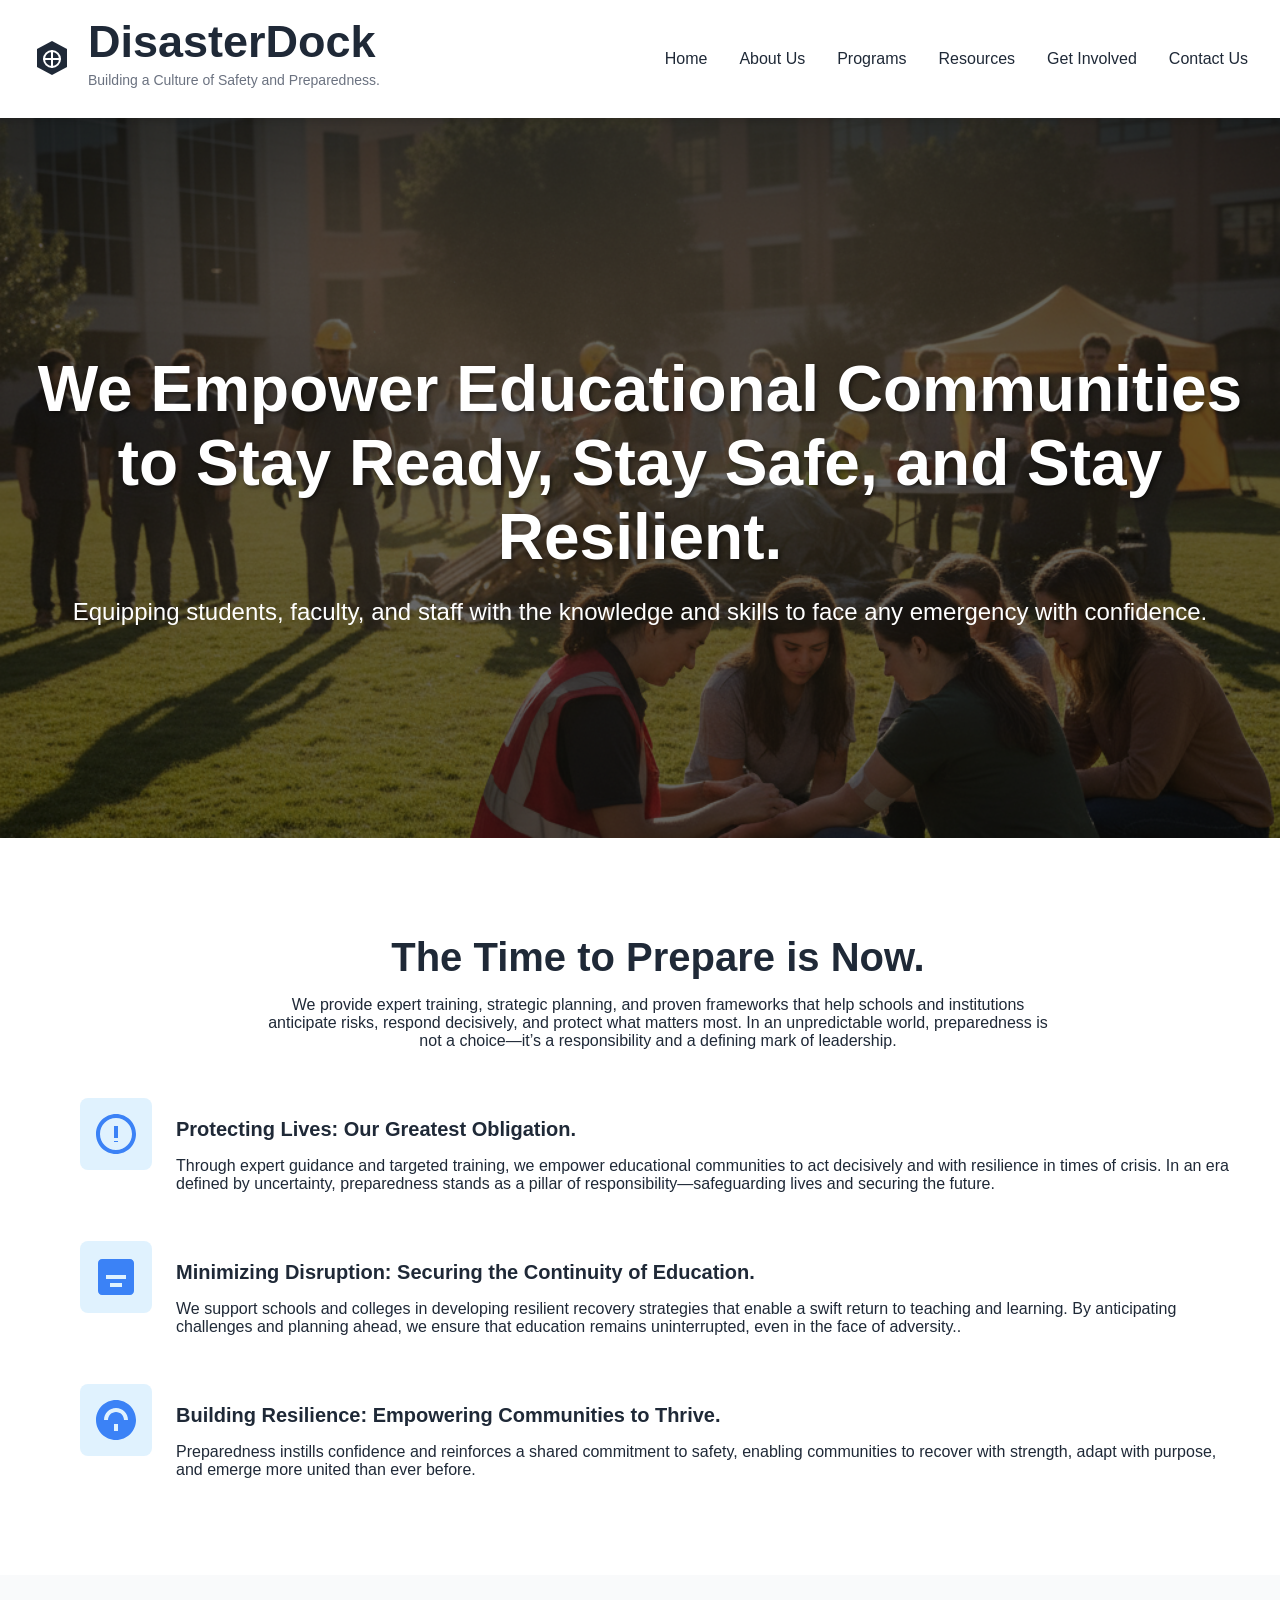
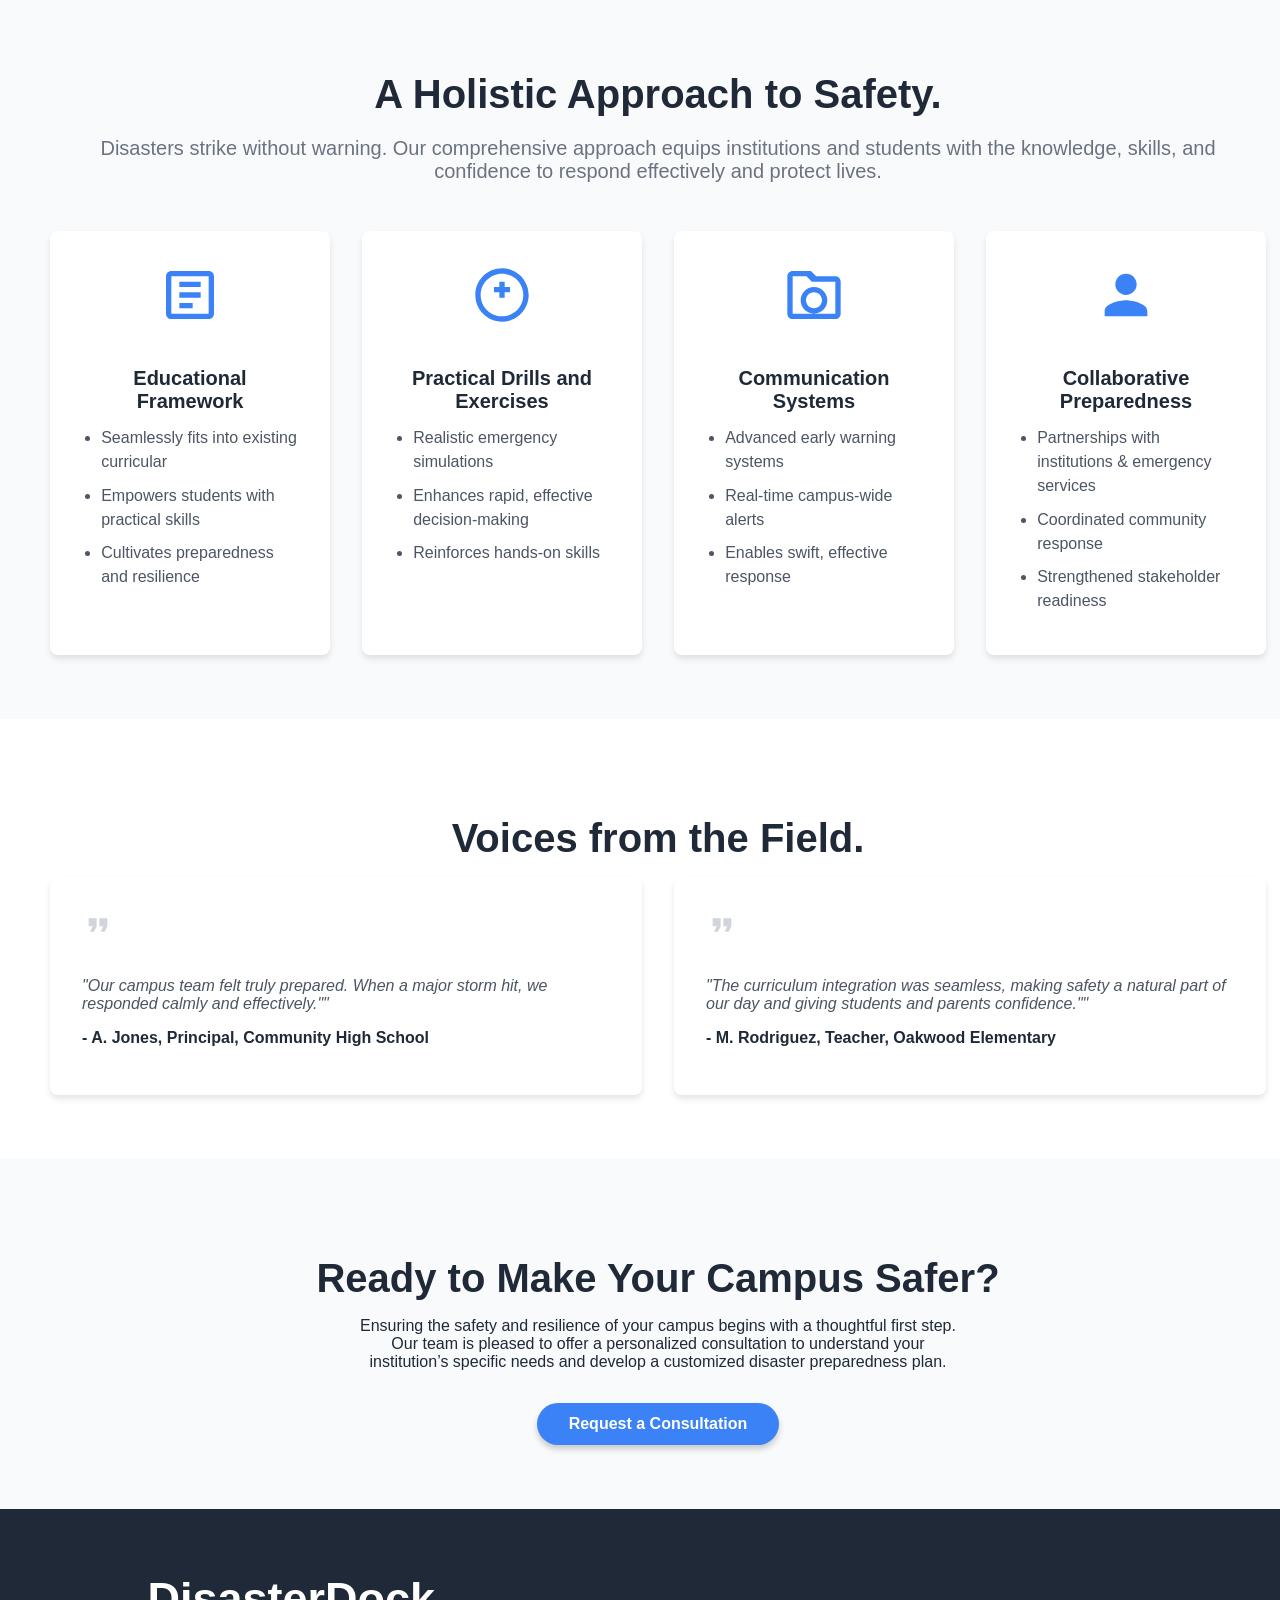
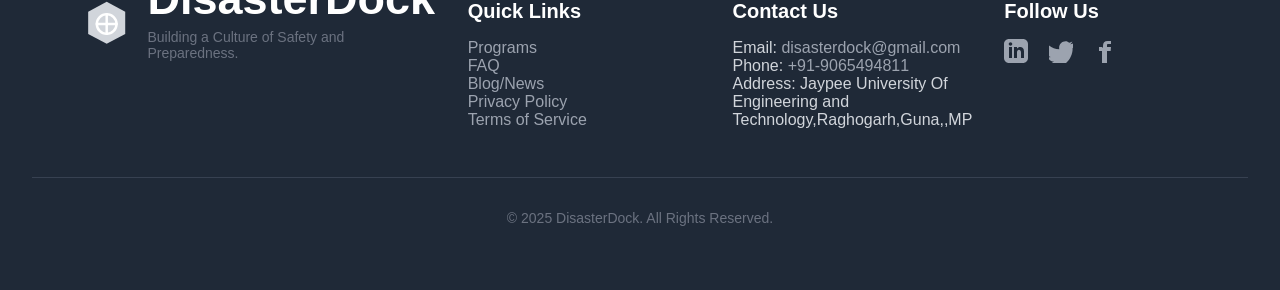
<file: index.html>
<!DOCTYPE html>
<html lang="en">
    <head>
        <meta charset="UTF-8">
        <meta name="viewport" content="width=device-width, initial-scale=1.0">
        <title>DisasterDock</title>
        <link rel="stylesheet" href="style.css">
    </head>
    <body>

    <header class="header">
        <div class="header-inner">
            <div class="logo-container">
                <svg class="logo" viewBox="0 0 40 40" xmlns="http://www.w3.org/2000/svg">
                    <path d="M20 2L5 10v18l15 8 15-8V10L20 2z" fill="currentColor" />
                    <circle cx="20" cy="20" r="8" stroke="#fff" stroke-width="2" fill="none" />
                    <path d="M20 12v16M12 20h16" stroke="#fff" stroke-width="2" stroke-linecap="round" />
                </svg>
                <div class="site-info">
                    <h1 class="site-name">DisasterDock</h1>
                    <p class="tagline">Building a Culture of Safety and Preparedness.</p>
                </div>
            </div>

            <button class="menu-toggle" aria-expanded="false" aria-controls="main-navigation">
                <span class="hamburger-icon"></span>
            </button>
        </div>

        <div class="main-navigation" id="main-navigation">
            <nav class="navigation">
                <ul class="nav-list">
                    <li class="nav-item">
                        <a href="index.html" class="nav-link">Home</a>
                    </li>
                    <li class="nav-item has-dropdown">
                        <a href="#" class="nav-link" aria-expanded="false" aria-controls="about-menu">About Us</a>
                        <ul id="about-menu" class="dropdown-menu">
                            <li class="dropdown-item"><a href="mission.html">Mission</a></li>
                            <li class="dropdown-item"><a href="vision.html">Vision</a></li>
                            <li class="dropdown-item"><a href="team.html">Team</a></li>
                        </ul>
                    </li>
                    <li class="nav-item has-dropdown">
                        <a href="#" class="nav-link" aria-expanded="false" aria-controls="programs-menu">Programs</a>
                        <ul id="programs-menu" class="dropdown-menu">
                            <li class="dropdown-item"><a href="curriculum.html">Curriculum</a></li>
                            <li class="dropdown-item"><a href="drills.html">Drills</a></li>
                            <li class="dropdown-item"><a href="training.html">Training</a></li>
                            <li class="dropdown-item"><a href="quiz.html">Quiz</a></li>
                            <li class="dropdown-item"><a href="games.html">Game</a></li>
                        </ul>
                    </li>
                    <li class="nav-item has-dropdown">
                        <a href="#" class="nav-link" aria-expanded="false" aria-controls="resources-menu">Resources</a>
                        <ul id="resources-menu" class="dropdown-menu">
                            <li class="dropdown-item"><a href="guides.html">Guides</a></li>
                            <li class="dropdown-item"><a href="checklist.html">Checklists</a></li>
                            <li class="dropdown-item"><a href="links.html">Links</a></li>
                        </ul>
                    </li>
                    <li class="nav-item">
                        <a href="getinvolved.html" class="nav-link">Get Involved</a>
                    </li>
                    <li class="nav-item">
                        <a href="contact.html" class="nav-link">Contact Us</a>
                    </li>
                </ul>
            </nav>
        </div>
    </header>

    <section class="hero-section">
    <div class="slideshow-container">
        <div class="slide" style="background-image: url('SIHbackground_image_1.png');"></div>
        <div class="slide" style="background-image: url('Slide1.jpg');"></div>
        <div class="slide" style="background-image: url('slide2.jpg');"></div>
        <div class="slide" style="background-image: url('slide3.jpg');"></div>
        <div class="slide" style="background-image: url('slide4.jpg');"></div>
        <div class="slide" style="background-image: url('slide5.jpg');"></div>
    </div>
    <div class="hero-overlay"></div>
    <div class="hero-content">
        <h2 class="hero-heading">We Empower Educational Communities to Stay Ready, Stay Safe, and Stay Resilient.</h2>
        <p class="hero-subheading">Equipping students, faculty, and staff with the knowledge and skills to face any emergency with confidence.</p>
    </div>
</section>

    <section class="section">
        <div class="container">
            <h2 class="section-heading">The Time to Prepare is Now.</h2>
            <p style="text-align: center; max-width: 800px; margin: 0 auto 3rem;">
                We provide expert training, strategic planning, and proven frameworks that help schools and institutions anticipate risks, respond decisively, and protect what matters most. In an unpredictable world, preparedness is not a choice—it’s a responsibility and a defining mark of leadership.
            </p>
            <ul class="points-list">
                <li class="point-item">
                    <svg class="point-icon" xmlns="http://www.w3.org/2000/svg" viewBox="0 0 24 24"><path d="M12 2C6.48 2 2 6.48 2 12s4.48 10 10 10 10-4.48 10-10S17.52 2 12 2zm0 18c-4.41 0-8-3.59-8-8s3.59-8 8-8 8 3.59 8 8-3.59 8-8 8zm-1-4.5h2V16h-2v-2.5zm0-7.5h2v6h-2V8z"/></svg>
                    <div class="point-content">
                        <h3 class="point-title">Protecting Lives: Our Greatest Obligation.</h3>
                        <p>Through expert guidance and targeted training, we empower educational communities to act decisively and with resilience in times of crisis. In an era defined by uncertainty, preparedness stands as a pillar of responsibility—safeguarding lives and securing the future.</p>
                    </div>
                </li>
                <li class="point-item">
                    <svg class="point-icon" xmlns="http://www.w3.org/2000/svg" viewBox="0 0 24 24"><path d="M19 3H5c-1.1 0-2 .9-2 2v14c0 1.1.9 2 2 2h14c1.1 0 2-.9 2-2V5c0-1.1-.9-2-2-2zm-2 10H7v-2h10v2zm-2 4H9v-2h6v2z"/></svg>
                    <div class="point-content">
                        <h3 class="point-title">Minimizing Disruption: Securing the Continuity of Education.</h3>
                        <p>We support schools and colleges in developing resilient recovery strategies that enable a swift return to teaching and learning. By anticipating challenges and planning ahead, we ensure that education remains uninterrupted, even in the face of adversity..</p>
                    </div>
                </li>
                <li class="point-item">
                    <svg class="point-icon" xmlns="http://www.w3.org/2000/svg" viewBox="0 0 24 24"><path d="M12 2C6.48 2 2 6.48 2 12s4.48 10 10 10 10-4.48 10-10S17.52 2 12 2zm-1 15.5V14h2v3.5h-2zm1-9.5c-2.21 0-4 1.79-4 4h-2c0-3.31 2.69-6 6-6s6 2.69 6 6h-2c0-2.21-1.79-4-4-4z"/></svg>
                    <div class="point-content">
                        <h3 class="point-title">Building Resilience: Empowering Communities to Thrive.</h3>
                        <p>Preparedness instills confidence and reinforces a shared commitment to safety, enabling communities to recover with strength, adapt with purpose, and emerge more united than ever before.</p>
                    </div>
                </li>
            </ul>
        </div>
    </section>

    <section class="section">
        <div class="container">
            <h2 class="section-heading">A Holistic Approach to Safety.</h2>
            <p class="section-subheading">Disasters strike without warning. Our comprehensive approach equips institutions and students with the knowledge, skills, and confidence to respond effectively and protect lives.</p>
            <div class="program-grid">
                <div class="program-card">
                        <svg class="program-icon" xmlns="http://www.w3.org/2000/svg" viewBox="0 0 24 24">
                        <path d="M21 5c0-1.1-.9-2-2-2H5c-1.1 0-2 .9-2 
                                2v14c0 1.1.9 2 2 2h14c1.1 0 
                             2-.9 2-2V5zm-2 14H5V5h14v14zM8 7h8v2H8zm0 
                                4h8v2H8zm0 4h5v2H8z"/>
                                </svg>
                                <h3 class="program-title">Educational Framework</h3>
                                <ul class="program-content">
                                    <li>Seamlessly fits into existing curricular</li>
                                    <li>Empowers students with practical skills</li>
                                    <li>Cultivates preparedness and resilience</li>
                                </ul>
                </div>

                <div class="program-card">
                    <svg class="program-icon" xmlns="http://www.w3.org/2000/svg" viewBox="0 0 24 24"><path d="M12 2c-5.52 0-10 4.48-10 10s4.48 10 10 10 10-4.48 10-10-4.48-10-10-10zm0 18c-4.41 0-8-3.59-8-8s3.59-8 8-8 8 3.59 8 8-3.59 8-8 8zM15 9h-2V7h-2v2H9v2h2v2h2v-2h2V9z"/></svg>
                    <h3 class="program-title">Practical Drills and Exercises</h3>
                    <ul class="program-content">
                                    <li>Realistic emergency simulations</li>
                                    <li>Enhances rapid, effective decision-making</li>
                                    <li>Reinforces hands-on skills</li>
                                </ul>
                </div>
                <div class="program-card">
                    <svg class="program-icon" xmlns="http://www.w3.org/2000/svg" viewBox="0 0 24 24"><path d="M20 5h-7.17l-2-2H4c-1.1 0-1.99.9-1.99 2L2 19c0 1.1.9 2 2 2h16c1.1 0 2-.9 2-2V7c0-1.1-.9-2-2-2zm0 14H4V5h5.17l2 2H20v12zM12 11c-1.66 0-3 1.34-3 3s1.34 3 3 3 3-1.34 3-3-1.34-3-3-3zM12 9c2.76 0 5 2.24 5 5s-2.24 5-5 5-5-2.24-5-5 2.24-5 5-5z"/></svg>
                    <h3 class="program-title">Communication Systems</h3>
                    <ul class="program-content">
                                    <li>Advanced early warning systems</li>
                                    <li>Real-time campus-wide alerts</li>
                                    <li>Enables swift, effective response</li>
                    </ul>
                </div>
                <div class="program-card">
                    <svg class="program-icon" xmlns="http://www.w3.org/2000/svg" viewBox="0 0 24 24"><path d="M12 12c2.21 0 4-1.79 4-4s-1.79-4-4-4-4 1.79-4 4 1.79 4 4 4zm0 2c-2.67 0-8 1.34-8 4v2h16v-2c0-2.66-5.33-4-8-4z"/></svg>
                    <h3 class="program-title">Collaborative Preparedness</h3>
                    <ul class="program-content">
                                    <li>Partnerships with institutions & emergency services</li>
                                    <li>Coordinated community response</li>
                                    <li>Strengthened stakeholder readiness</li>
                    </ul>
                </div>
            </div>
        </div>
    </section>

    <section class="section">
        <div class="container">
            <h2 class="section-heading">Voices from the Field.</h2>
            <div class="testimonial-grid">
                <div class="testimonial-card">
                    <svg class="quote-icon" xmlns="http://www.w3.org/2000/svg" viewBox="0 0 24 24"><path d="M6 17h3l2-4V7H5v6h3zm8 0h3l2-4V7h-6v6h3z"/></svg>
                    <p class="testimonial-text">"Our campus team felt truly prepared. When a major storm hit, we responded calmly and effectively.""</p>
                    <p class="testimonial-author">- A. Jones, Principal, Community High School</p>
                </div>
                <div class="testimonial-card">
                    <svg class="quote-icon" xmlns="http://www.w3.org/2000/svg" viewBox="0 0 24 24"><path d="M6 17h3l2-4V7H5v6h3zm8 0h3l2-4V7h-6v6h3z"/></svg>
                    <p class="testimonial-text">"The curriculum integration was seamless, making safety a natural part of our day and giving students and parents confidence.""</p>
                    <p class="testimonial-author">- M. Rodriguez, Teacher, Oakwood Elementary</p>
                </div>
            </div>
        </div>
    </section>

    <section class="section final-cta-section">
        <div class="container">
            <h2 class="section-heading">Ready to Make Your Campus Safer?</h2>
            <p style="max-width: 600px; margin: 0 auto 2rem;">
                Ensuring the safety and resilience of your campus begins with a thoughtful first step. Our team is pleased to offer a personalized consultation to understand your institution’s specific needs and develop a customized disaster preparedness plan.
            </p>
            <a href="request.html" class="cta-button">Request a Consultation</a>
        </div>
    </section>

    <footer class="footer">
        <div class="container">
            <div class="footer-section">
                <div class="footer-logo-container">
                    <svg class="footer-logo" viewBox="0 0 40 40" xmlns="http://www.w3.org/2000/svg">
                        <path d="M20 2L5 10v18l15 8 15-8V10L20 2z" fill="currentColor" />
                        <circle cx="20" cy="20" r="8" stroke="#fff" stroke-width="2" fill="none" />
                        <path d="M20 12v16M12 20h16" stroke="#fff" stroke-width="2" stroke-linecap="round" />
                    </svg>
                    <div class="site-info">
                        <h1 class="site-name">DisasterDock</h1>
                        <p class="tagline">Building a Culture of Safety and Preparedness.</p>
                    </div>
                </div>
            </div>

            <div class="footer-section">
                <h4>Quick Links</h4>
                <ul class="footer-link-list">
                    <li><a href="#">Programs</a></li>
                    <li><a href="#">FAQ</a></li>
                    <li><a href="#">Blog/News</a></li>
                    <li><a href="#">Privacy Policy</a></li>
                    <li><a href="#">Terms of Service</a></li>
                </ul>
            </div>

            <div class="footer-section">
                <h4>Contact Us</h4>
                <ul class="footer-link-list">
                    <li>Email: <a href="mailto:disasterdock@gmail.com">disasterdock@gmail.com</a></li>
                    <li>Phone: <a href="tel:+919065494811">+91-9065494811</a></li>
                    <li>Address: Jaypee University Of Engineering and Technology,Raghogarh,Guna,,MP</li>
                </ul>
            </div>

            <div class="footer-section">
                <h4>Follow Us</h4>
                <div class="social-icons">
                    <a href="https://linkedin.com" target="_blank" aria-label="LinkedIn">
                        <svg width="24" height="24" viewBox="0 0 24 24" xmlns="http://www.w3.org/2000/svg"><path d="M19 0h-14c-2.761 0-5 2.239-5 5v14c0 2.761 2.239 5 5 5h14c2.761 0 5-2.239 5-5v-14c0-2.761-2.239-5-5-5zm-11 19h-3v-11h3v11zm-1.5-12.268c-.966 0-1.75-.79-1.75-1.763s.784-1.763 1.75-1.763 1.75.79 1.75 1.763-.783 1.763-1.75 1.763zm13.5 12.268h-3v-5.604c0-3.368-4-3.568-4 0v5.604h-3v-11h3v1.765c1.396-2.586 7-2.777 7 2.476v6.759z"/></svg>
                    </a>
                    <a href="https://twitter.com" target="_blank" aria-label="Twitter">
                        <svg width="24" height="24" viewBox="0 0 24 24" xmlns="http://www.w3.org/2000/svg"><path d="M24 4.557c-.883.392-1.832.656-2.828.775 1.017-.609 1.795-1.574 2.16-2.724-.951.564-2.005.974-3.127 1.195-.898-.957-2.175-1.55-3.593-1.55-3.585 0-6.495 2.91-6.495 6.495 0 .509.057 1.004.168 1.48-5.408-.271-10.187-2.868-13.4-6.818-.562.969-.884 2.09-.884 3.292 0 2.251 1.144 4.246 2.88 5.414-.84-.025-1.638-.258-2.328-.642v.08c0 3.159 2.246 5.797 5.223 6.402-.547.149-1.12.23-1.708.23-.417 0-.82-.04-1.215-.119.828 2.585 3.235 4.475 6.088 4.528-2.228 1.745-5.045 2.784-8.09 2.784-.525 0-1.04-.031-1.549-.09 2.868 1.834 6.275 2.91 9.92 2.91 11.916 0 18.397-9.878 18.397-18.397 0-.28-.008-.562-.02-.845.811-.585 1.517-1.319 2.079-2.155z"/></svg>
                    </a>
                    <a href="https://facebook.com" target="_blank" aria-label="Facebook">
                        <svg width="24" height="24" viewBox="0 0 24 24" xmlns="http://www.w3.org/2000/svg"><path d="M9 8h-3v4h3v12h5v-12h3.642l.358-4h-4v-1.667c0-.958.158-1.333 1.535-1.333h2.465v-3h-3.327c-3.266 0-4.673 1.758-4.673 4.629v2.371z"/></svg>
                    </a>
                </div>
            </div>
        </div>
        <div class="copyright">
            © 2025 DisasterDock. All Rights Reserved.
        </div>
    </footer>
    <script>
        document.addEventListener('DOMContentLoaded', () => {
            // Dropdown toggle for mobile
            const dropdownTogglers = document.querySelectorAll('.nav-item.has-dropdown > .nav-link');

            dropdownTogglers.forEach(toggler => {
                toggler.addEventListener('click', (event) => {
                    // Prevent the default link behavior to avoid navigating
                    event.preventDefault();

                    // Toggle the 'is-active' class on the parent list item
                    const parentItem = toggler.closest('.nav-item');
                    parentItem.classList.toggle('is-active');

                    // Set the ARIA attribute for accessibility
                    const isExpanded = parentItem.classList.contains('is-active');
                    toggler.setAttribute('aria-expanded', isExpanded);
                });
            });

            // Hamburger menu functionality
            const menuToggle = document.querySelector('.menu-toggle');
            const mainNavigation = document.getElementById('main-navigation');

            menuToggle.addEventListener('click', () => {
                const isExpanded = menuToggle.getAttribute('aria-expanded') === 'true' || false;
                menuToggle.setAttribute('aria-expanded', !isExpanded);
                mainNavigation.classList.toggle('is-open');
            });
        });
    </script>
<script>
    document.addEventListener('DOMContentLoaded', () => {
        // ... (your existing scripts) ...

        // Slideshow functionality
        const slides = document.querySelectorAll('.slide');
        let currentSlide = 0;
        const slideInterval = 2000; // Change image every 5 seconds

        function nextSlide() {
            slides[currentSlide].classList.remove('active');
            currentSlide = (currentSlide + 1) % slides.length;
            slides[currentSlide].classList.add('active');
        }

        // Initially show the first slide
        slides[currentSlide].classList.add('active');

        // Start the slideshow
        setInterval(nextSlide, slideInterval);
    });
</script>
    <script src="server.js"></script>
</body>
</html>
</file>
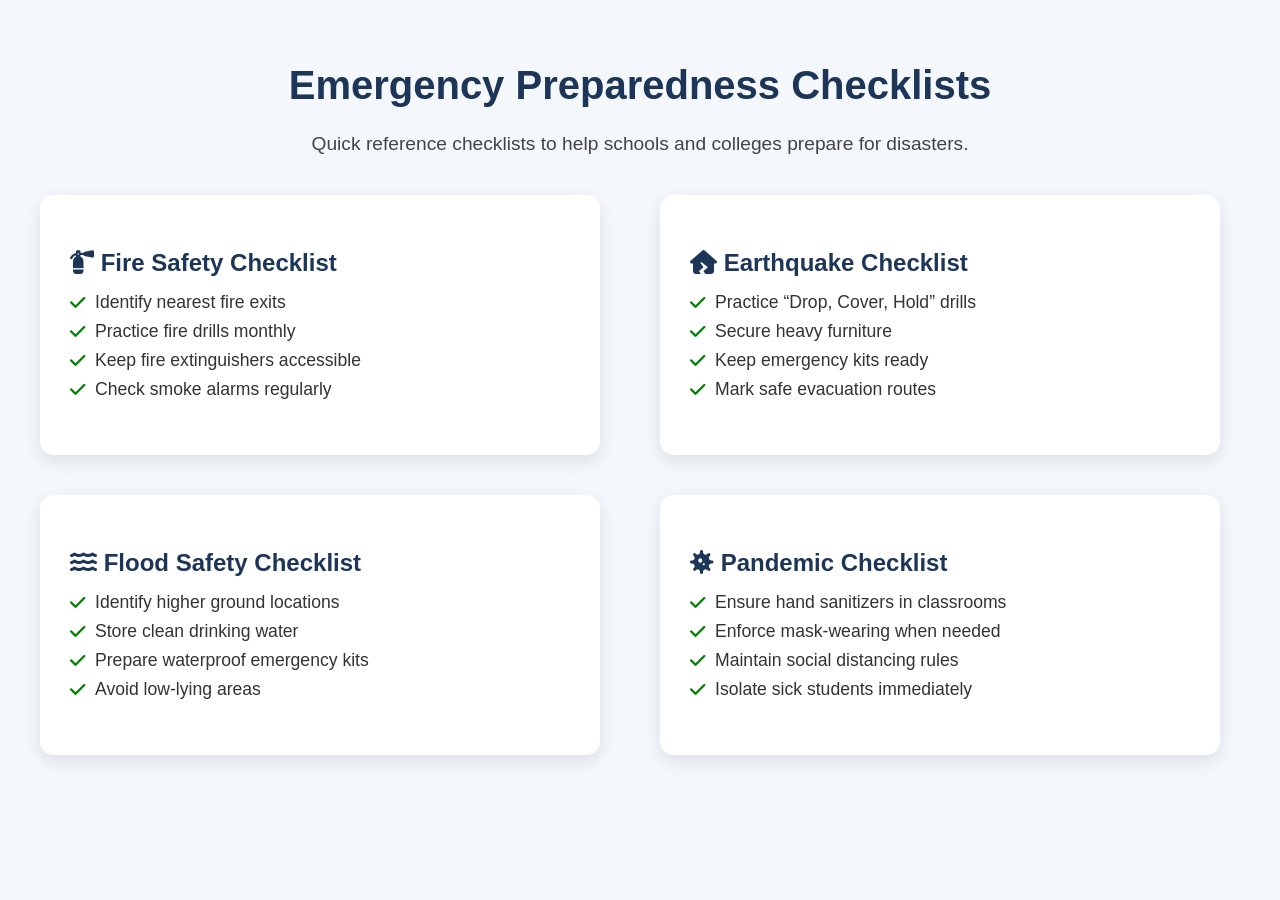
<file: checklist.html>
<!DOCTYPE html>
<html lang="en">
<head>
  <meta charset="UTF-8">
  <meta name="viewport" content="width=device-width, initial-scale=1.0">
  <title>Checklist Section</title>
  <link rel="stylesheet" href="https://cdnjs.cloudflare.com/ajax/libs/font-awesome/6.5.0/css/all.min.css">
  <style>
    :root {
      --bg: #f4f7fb;
      --card: #ffffff;
      --accent: #1d3557;
      --accent-hover: #457b9d;
      --text: #1a1a1a;
    }

    body {
      margin: 0;
      font-family: Arial, sans-serif;
      background: var(--bg);
      color: var(--text);
    }

    .checklist-section {
      padding: 30px 20px;
      text-align: center;
    }

    .checklist-section h2 {
      font-size: 2.5rem;
      margin-bottom: 25px;
      color: var(--accent);
    }

    .checklist-section p {
      font-size: 1.2rem;
      margin-bottom: 40px;
      color: #444;
    }

    .checklist-grid {
      display: grid;
      grid-template-columns: repeat(2, 1fr);
      gap: 40px;
      max-width: 1200px;
      margin: auto;
    }

    .checklist-card {
      width: 500px;
      min-height: 200px;
      background: var(--card);
      border-radius: 14px;
      padding: 30px;
      box-shadow: 0 6px 18px rgba(0,0,0,0.1);
      text-align: left;
      transition: transform 0.3s, box-shadow 0.3s;
    }

    .checklist-card:hover {
      transform: translateY(-8px);
      box-shadow: 0 10px 22px rgba(0,0,0,0.15);
    }

    .checklist-card h3 {
      color: var(--accent);
      margin-bottom: 15px;
      font-size: 1.5rem;
    }

    .checklist-card ul {
      list-style: none;
      padding: 0;
      margin: 0;
    }

    .checklist-card ul li {
      font-size: 1.1rem;
      margin: 8px 0;
      color: #333;
      display: flex;
      align-items: center;
    }

    .checklist-card ul li i {
      color: green;
      margin-right: 10px;
    }

    /* Responsive */
    @media (max-width: 1100px) {
      .checklist-grid {
        grid-template-columns: 1fr;
      }
      .checklist-card {
        margin-left: 5px;
        width: 80%;
      }
    }
  </style>
</head>
<body>

  <section class="checklist-section">
    <h2>Emergency Preparedness Checklists</h2>
    <p>Quick reference checklists to help schools and colleges prepare for disasters.</p>
    
    <div class="checklist-grid">
      <div class="checklist-card">
        <h3><i class="fas fa-fire-extinguisher"></i> Fire Safety Checklist</h3>
        <ul>
          <li><i class="fas fa-check"></i> Identify nearest fire exits</li>
          <li><i class="fas fa-check"></i> Practice fire drills monthly</li>
          <li><i class="fas fa-check"></i> Keep fire extinguishers accessible</li>
          <li><i class="fas fa-check"></i> Check smoke alarms regularly</li>
        </ul>
      </div>
      <div class="checklist-card">
        <h3><i class="fas fa-house-crack"></i> Earthquake Checklist</h3>
        <ul>
          <li><i class="fas fa-check"></i> Practice “Drop, Cover, Hold” drills</li>
          <li><i class="fas fa-check"></i> Secure heavy furniture</li>
          <li><i class="fas fa-check"></i> Keep emergency kits ready</li>
          <li><i class="fas fa-check"></i> Mark safe evacuation routes</li>
        </ul>
      </div>
      <div class="checklist-card">
        <h3><i class="fas fa-water"></i> Flood Safety Checklist</h3>
        <ul>
          <li><i class="fas fa-check"></i> Identify higher ground locations</li>
          <li><i class="fas fa-check"></i> Store clean drinking water</li>
          <li><i class="fas fa-check"></i> Prepare waterproof emergency kits</li>
          <li><i class="fas fa-check"></i> Avoid low-lying areas</li>
        </ul>
      </div>
      <div class="checklist-card">
        <h3><i class="fas fa-virus"></i> Pandemic Checklist</h3>
        <ul>
          <li><i class="fas fa-check"></i> Ensure hand sanitizers in classrooms</li>
          <li><i class="fas fa-check"></i> Enforce mask-wearing when needed</li>
          <li><i class="fas fa-check"></i> Maintain social distancing rules</li>
          <li><i class="fas fa-check"></i> Isolate sick students immediately</li>
        </ul>
      </div>
    </div>
  </section>

</body>
</html>
</file>
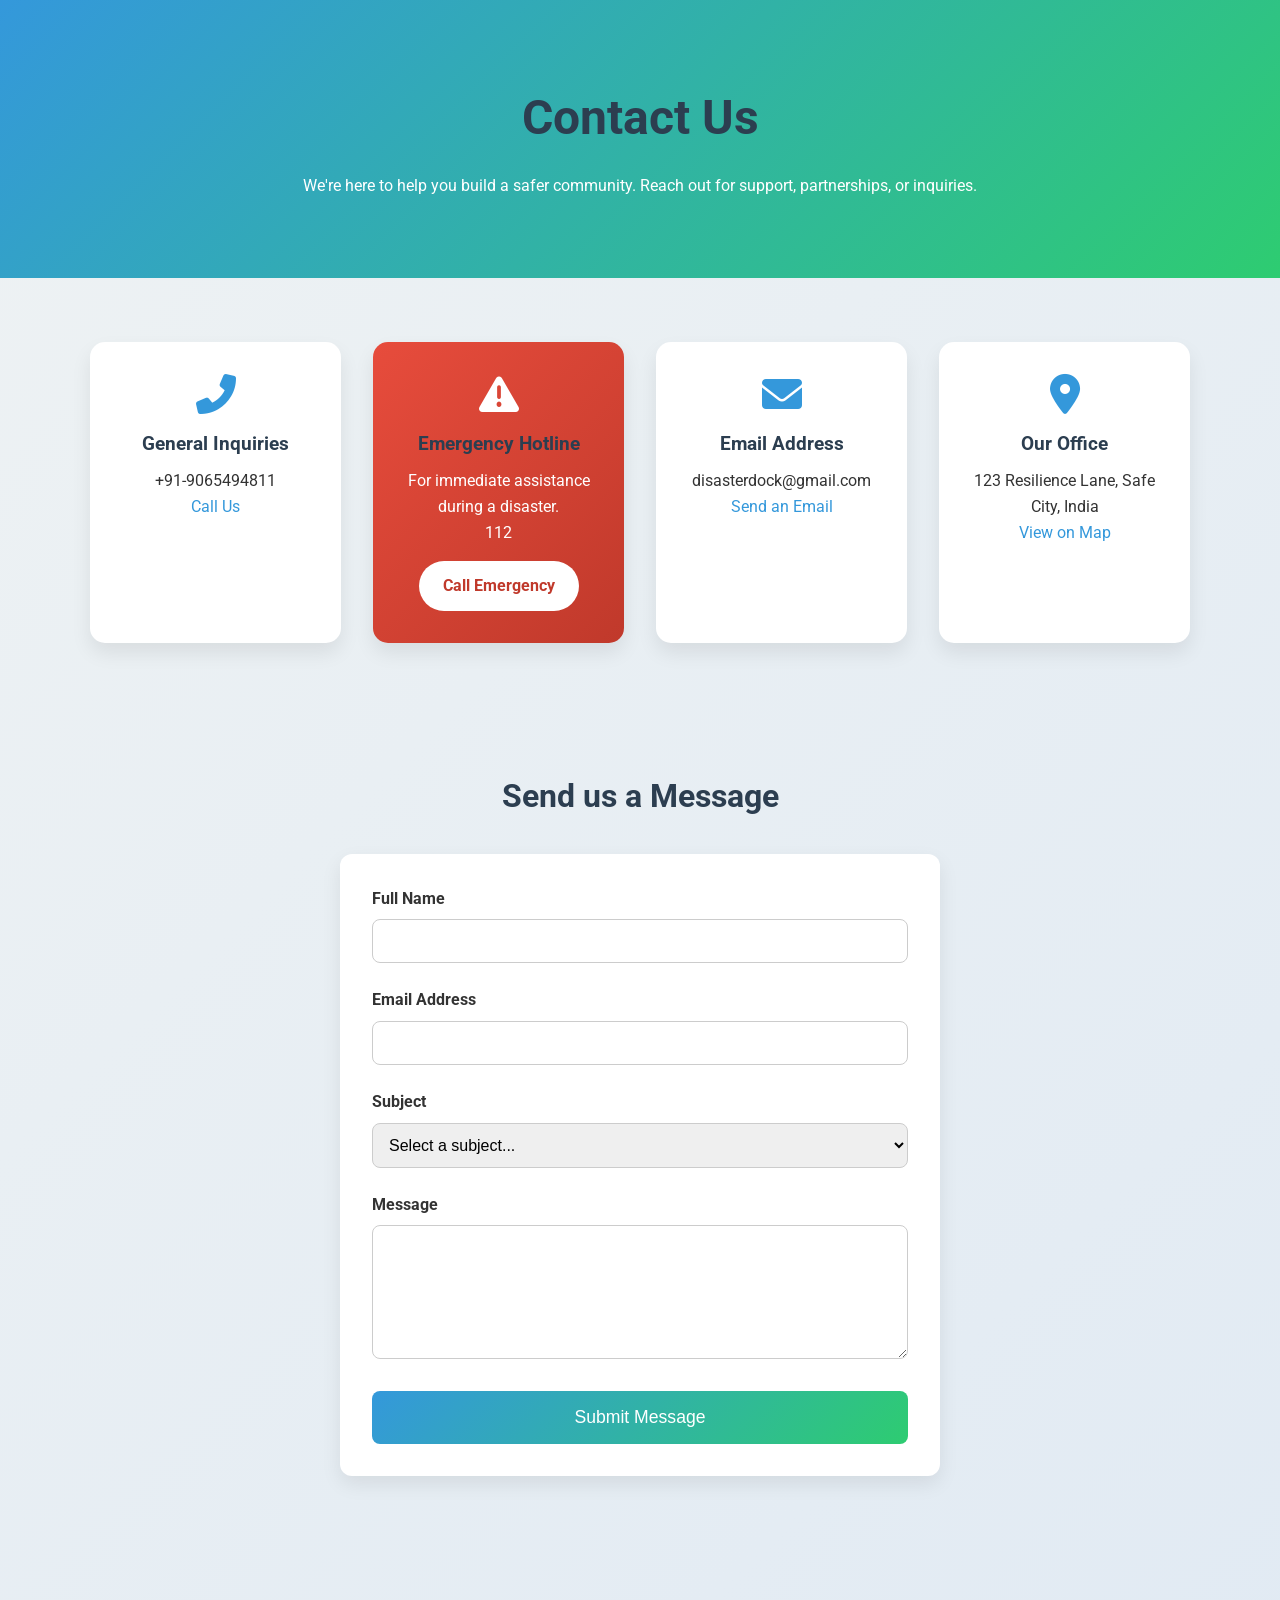
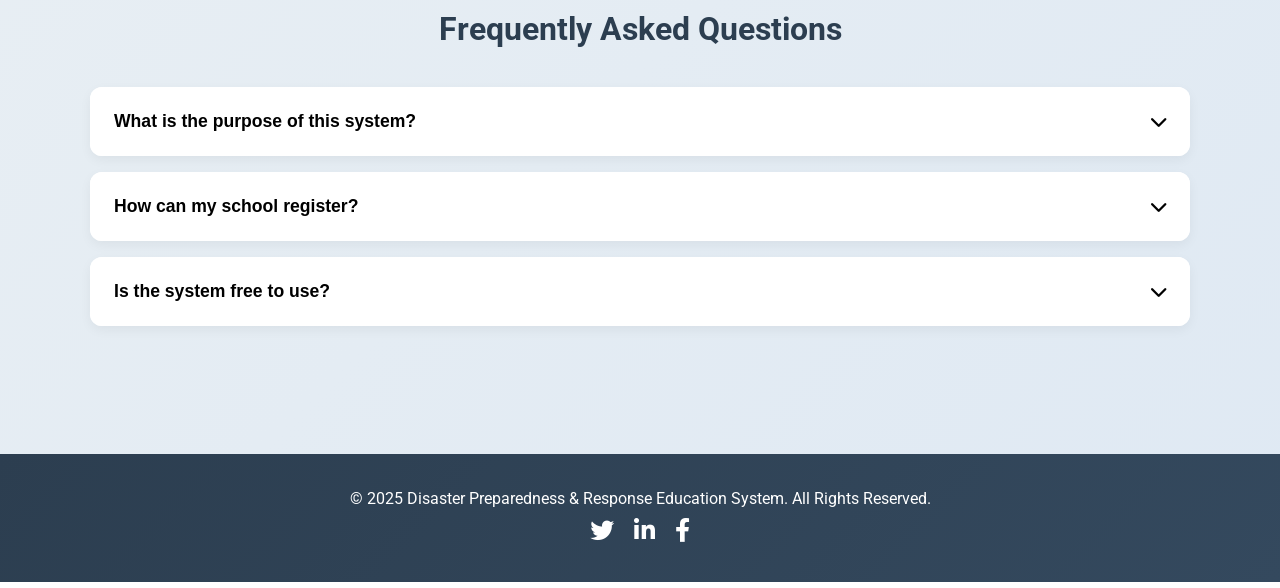
<file: contact.html>
<!DOCTYPE html>
<html lang="en">
<head>
  <meta charset="UTF-8">
  <meta name="viewport" content="width=device-width, initial-scale=1.0">
  <title>Contact Us - Disaster Preparedness Education System</title>
  <link href="https://fonts.googleapis.com/css2?family=Roboto:wght@400;700&display=swap" rel="stylesheet">
  <link rel="stylesheet" href="https://cdnjs.cloudflare.com/ajax/libs/font-awesome/6.0.0-beta3/css/all.min.css">
  <style>
    /* Reset & Base Styles */
    * { box-sizing: border-box; margin: 0; padding: 0; }
    body {
      font-family: 'Roboto', sans-serif;
      line-height: 1.6;
      color: #333;
      background: linear-gradient(135deg, #eef2f3, #dfe9f3);
    }
    .container { width: 90%; max-width: 1100px; margin: auto; }
    h1, h2, h3 { font-weight: 700; color: #2c3e50; margin-bottom: 0.5em; }
    a { color: #3498db; text-decoration: none; transition: 0.3s; }
    a:hover { color: #1d6fa5; }

    /* Hero Section */
    .contact-hero {
      background: linear-gradient(135deg, #3498db, #2ecc71);
      color: #fff;
      text-align: center;
      padding: 5rem 1rem;
      animation: fadeIn 1s ease-in-out;
    }
    .contact-hero h2 { font-size: 3rem; margin-bottom: 1rem; }

    /* Contact Info Cards */
    .contact-info { padding: 4rem 0; }
    .grid-container {
      display: grid;
      grid-template-columns: repeat(auto-fit, minmax(250px, 1fr));
      gap: 2rem;
    }
    .card {
      background: #fff;
      border-radius: 15px;
      box-shadow: 0 10px 20px rgba(0,0,0,0.08);
      padding: 2rem;
      text-align: center;
      transition: transform 0.3s, box-shadow 0.3s;
    }
    .card:hover { transform: translateY(-10px); box-shadow: 0 15px 30px rgba(0,0,0,0.12); }
    .card .icon { font-size: 2.5rem; margin-bottom: 1rem; color: #3498db; }
    .card h3 { margin-bottom: 0.5rem; }
    .card.emergency { background: linear-gradient(135deg, #e74c3c, #c0392b); color: #fff; }
    .card.emergency .icon, .card.emergency a { color: #fff; }
    .cta-button {
      display: inline-block;
      background: #fff;
      color: #c0392b !important;
      padding: 0.75rem 1.5rem;
      border-radius: 30px;
      margin-top: 1rem;
      font-weight: bold;
      transition: 0.3s;
    }
    .cta-button:hover { background: #f5f5f5; }

    /* Contact Form */
    .contact-form-section { padding: 4rem 0; }
    .contact-form-section h3 { text-align: center; margin-bottom: 2rem; font-size: 2rem; }
    form {
      max-width: 600px;
      margin: auto;
      background: #fff;
      padding: 2rem;
      border-radius: 12px;
      box-shadow: 0 8px 20px rgba(0,0,0,0.08);
      animation: fadeInUp 1s ease;
    }
    .form-group { margin-bottom: 1.5rem; }
    .form-group label { display: block; margin-bottom: 0.5rem; font-weight: 700; }
    .form-group input, .form-group select, .form-group textarea {
      width: 100%; padding: 0.75rem; border: 1px solid #ccc; border-radius: 8px;
      font-size: 1rem; transition: 0.3s; outline: none;
    }
    .form-group input:focus, .form-group select:focus, .form-group textarea:focus {
      border-color: #3498db; box-shadow: 0 0 6px rgba(52,152,219,0.4);
    }
    button[type="submit"] {
      width: 100%; padding: 1rem; font-size: 1.1rem;
      background: linear-gradient(135deg, #3498db, #2ecc71);
      color: #fff; border: none; border-radius: 8px; cursor: pointer;
      transition: 0.3s;
    }
    button[type="submit"]:hover { background: linear-gradient(135deg, #2980b9, #27ae60); }
    #form-message { margin-top: 1rem; padding: 1rem; border-radius: 8px; text-align: center; display: none; }

    /* FAQ Section */
    .faq-section { padding: 4rem 0; }
    .faq-section h3 { text-align: center; margin-bottom: 2rem; font-size: 2rem; }
    .accordion-item {
      background: #fff; border-radius: 12px; margin-bottom: 1rem;
      box-shadow: 0 4px 12px rgba(0,0,0,0.05);
      overflow: hidden; transition: 0.3s;
    }
    .accordion-button {
      width: 100%; padding: 1.5rem; font-size: 1.1rem;
      font-weight: 700; background: #fff; border: none; cursor: pointer;
      display: flex; justify-content: space-between; align-items: center;
    }
    .accordion-button i { transition: transform 0.3s; }
    .accordion-item.active .accordion-button i { transform: rotate(180deg); }
    .accordion-content { max-height: 0; overflow: hidden; transition: max-height 0.4s ease-out; padding: 0 1.5rem; }
    .accordion-content p { padding: 1rem 0; }

    /* Footer */
    footer {
      background: linear-gradient(135deg, #2c3e50, #34495e);
      color: #fff;
      text-align: center;
      padding: 2rem 0;
      margin-top: 3rem;
    }
    .social-links a {
      color: #fff; font-size: 1.5rem; margin: 0 0.5rem;
      transition: transform 0.3s, color 0.3s;
    }
    .social-links a:hover { color: #2ecc71; transform: scale(1.2); }

    /* Animations */
    @keyframes fadeIn { from {opacity:0;} to {opacity:1;} }
    @keyframes fadeInUp { from {opacity:0; transform:translateY(30px);} to {opacity:1; transform:translateY(0);} }

    /* Responsive */
    @media (max-width: 768px) {
      .contact-hero h2 { font-size: 2rem; }
      .contact-hero { padding: 3rem 1rem; }
    }
  </style>
</head>
<body>

  <main>
    <!-- Hero -->
    <section class="contact-hero">
      <div class="container">
        <h2>Contact Us</h2>
        <p>We're here to help you build a safer community. Reach out for support, partnerships, or inquiries.</p>
      </div>
    </section>

    <!-- Contact Info -->
    <section class="contact-info">
      <div class="container grid-container">
        <div class="card">
          <i class="fas fa-phone-alt icon"></i>
          <h3>General Inquiries</h3>
          <p>+91-9065494811</p>
          <a href="tel:+919065494811">Call Us</a>
        </div>
        <div class="card emergency">
          <i class="fas fa-exclamation-triangle icon"></i>
          <h3>Emergency Hotline</h3>
          <p>For immediate assistance during a disaster.</p>
          <p>112</p>
          <a href="tel:112" class="cta-button">Call Emergency</a>
        </div>
        <div class="card">
          <i class="fas fa-envelope icon"></i>
          <h3>Email Address</h3>
          <p>disasterdock@gmail.com</p>
          <a href="mailto:disasterdock@gmail.com">Send an Email</a>
        </div>
        <div class="card">
          <i class="fas fa-map-marker-alt icon"></i>
          <h3>Our Office</h3>
          <p>123 Resilience Lane, Safe City, India</p>
          <a href="https://maps.google.com/?q=123+Resilience+Lane,+Safe+City" target="_blank">View on Map</a>
        </div>
      </div>
    </section>

    <!-- Contact Form -->
    <section class="contact-form-section">
      <div class="container">
        <h3>Send us a Message</h3>
        <form id="contactForm">
          <div class="form-group">
            <label for="name">Full Name</label>
            <input type="text" id="name" name="name" required>
          </div>
          <div class="form-group">
            <label for="email">Email Address</label>
            <input type="email" id="email" name="email" required>
          </div>
          <div class="form-group">
            <label for="subject">Subject</label>
            <select id="subject" name="subject" required>
              <option value="">Select a subject...</option>
              <option value="general">General Inquiry</option>
              <option value="technical">Technical Support</option>
              <option value="partnership">Partnership/Collaboration</option>
              <option value="media">Media/Press Inquiry</option>
              <option value="feedback">Feedback & Suggestions</option>
            </select>
          </div>
          <div class="form-group">
            <label for="message">Message</label>
            <textarea id="message" name="message" rows="6" required></textarea>
          </div>
          <button type="submit">Submit Message</button>
          <div id="form-message"></div>
        </form>
      </div>
    </section>

    <!-- FAQ -->
    <section class="faq-section">
      <div class="container">
        <h3>Frequently Asked Questions</h3>
        <div class="accordion">
          <div class="accordion-item">
            <button class="accordion-button">What is the purpose of this system? <i class="fas fa-chevron-down"></i></button>
            <div class="accordion-content">
              <p>This system provides disaster preparedness and response education for schools and colleges.</p>
            </div>
          </div>
          <div class="accordion-item">
            <button class="accordion-button">How can my school register? <i class="fas fa-chevron-down"></i></button>
            <div class="accordion-content">
              <p>Use the contact form above and select "Partnership/Collaboration." Our team will reach out to you.</p>
            </div>
          </div>
          <div class="accordion-item">
            <button class="accordion-button">Is the system free to use? <i class="fas fa-chevron-down"></i></button>
            <div class="accordion-content">
              <p>We offer a free plan for basic modules. Contact our team for detailed pricing.</p>
            </div>
          </div>
        </div>
      </div>
    </section>
  </main>

  <!-- Footer -->
  <footer>
    <div class="container">
      <p>&copy; 2025 Disaster Preparedness & Response Education System. All Rights Reserved.</p>
      <div class="social-links">
        <a href="#"><i class="fab fa-twitter"></i></a>
        <a href="#"><i class="fab fa-linkedin-in"></i></a>
        <a href="#"><i class="fab fa-facebook-f"></i></a>
      </div>
    </div>
  </footer>

  <script>
    document.addEventListener('DOMContentLoaded', () => {
      const contactForm = document.getElementById('contactForm');
      const formMessage = document.getElementById('form-message');

      // ✅ Replaced the simple script with a function that sends data to the server
      contactForm.addEventListener('submit', async (event) => {
        event.preventDefault(); // Prevent default form submission

        // Show a "submitting" message
        formMessage.textContent = 'Submitting...';
        formMessage.style.display = 'block';
        formMessage.style.background = '#e9f1f8';
        formMessage.style.color = '#3498db';

        // Collect form data
        const formData = {
          name: contactForm.name.value.trim(),
          email: contactForm.email.value.trim(),
          subject: contactForm.subject.value,
          message: contactForm.message.value.trim()
        };

        try {
          // Send data to your deployed Render server
          const response = await fetch(' https://consult-form.onrender.com', {
            method: 'POST',
            headers: {
              'Content-Type': 'application/json'
            },
            body: JSON.stringify(formData)
          });

          const result = await response.json();

          if (result.success) {
            // Success state
            formMessage.textContent = '✅ Thank you for your message! We will get back to you shortly.';
            formMessage.style.background = '#d4edda';
            formMessage.style.color = '#155724';
            contactForm.reset();
          } else {
            // Error state
            formMessage.textContent = '❌ An error occurred: ' + result.message;
            formMessage.style.background = '#f8d7da';
            formMessage.style.color = '#721c24';
          }
        } catch (error) {
          // Network error or other fetch-related issues
          console.error('Fetch error:', error);
          formMessage.textContent = '❌ Error: Failed to connect to the server.';
          formMessage.style.background = '#f8d7da';
          formMessage.style.color = '#721c24';
        }
      });

      // FAQ Accordion (existing code, no changes needed here)
      const buttons = document.querySelectorAll('.accordion-button');
      buttons.forEach(btn => {
        btn.addEventListener('click', () => {
          const item = btn.parentElement;
          item.classList.toggle('active');
          const content = btn.nextElementSibling;
          if (item.classList.contains('active')) {
            content.style.maxHeight = content.scrollHeight + 'px';
          } else {
            content.style.maxHeight = '0';
          }
        });
      });
    });
</script>
</body>
</html>
</file>
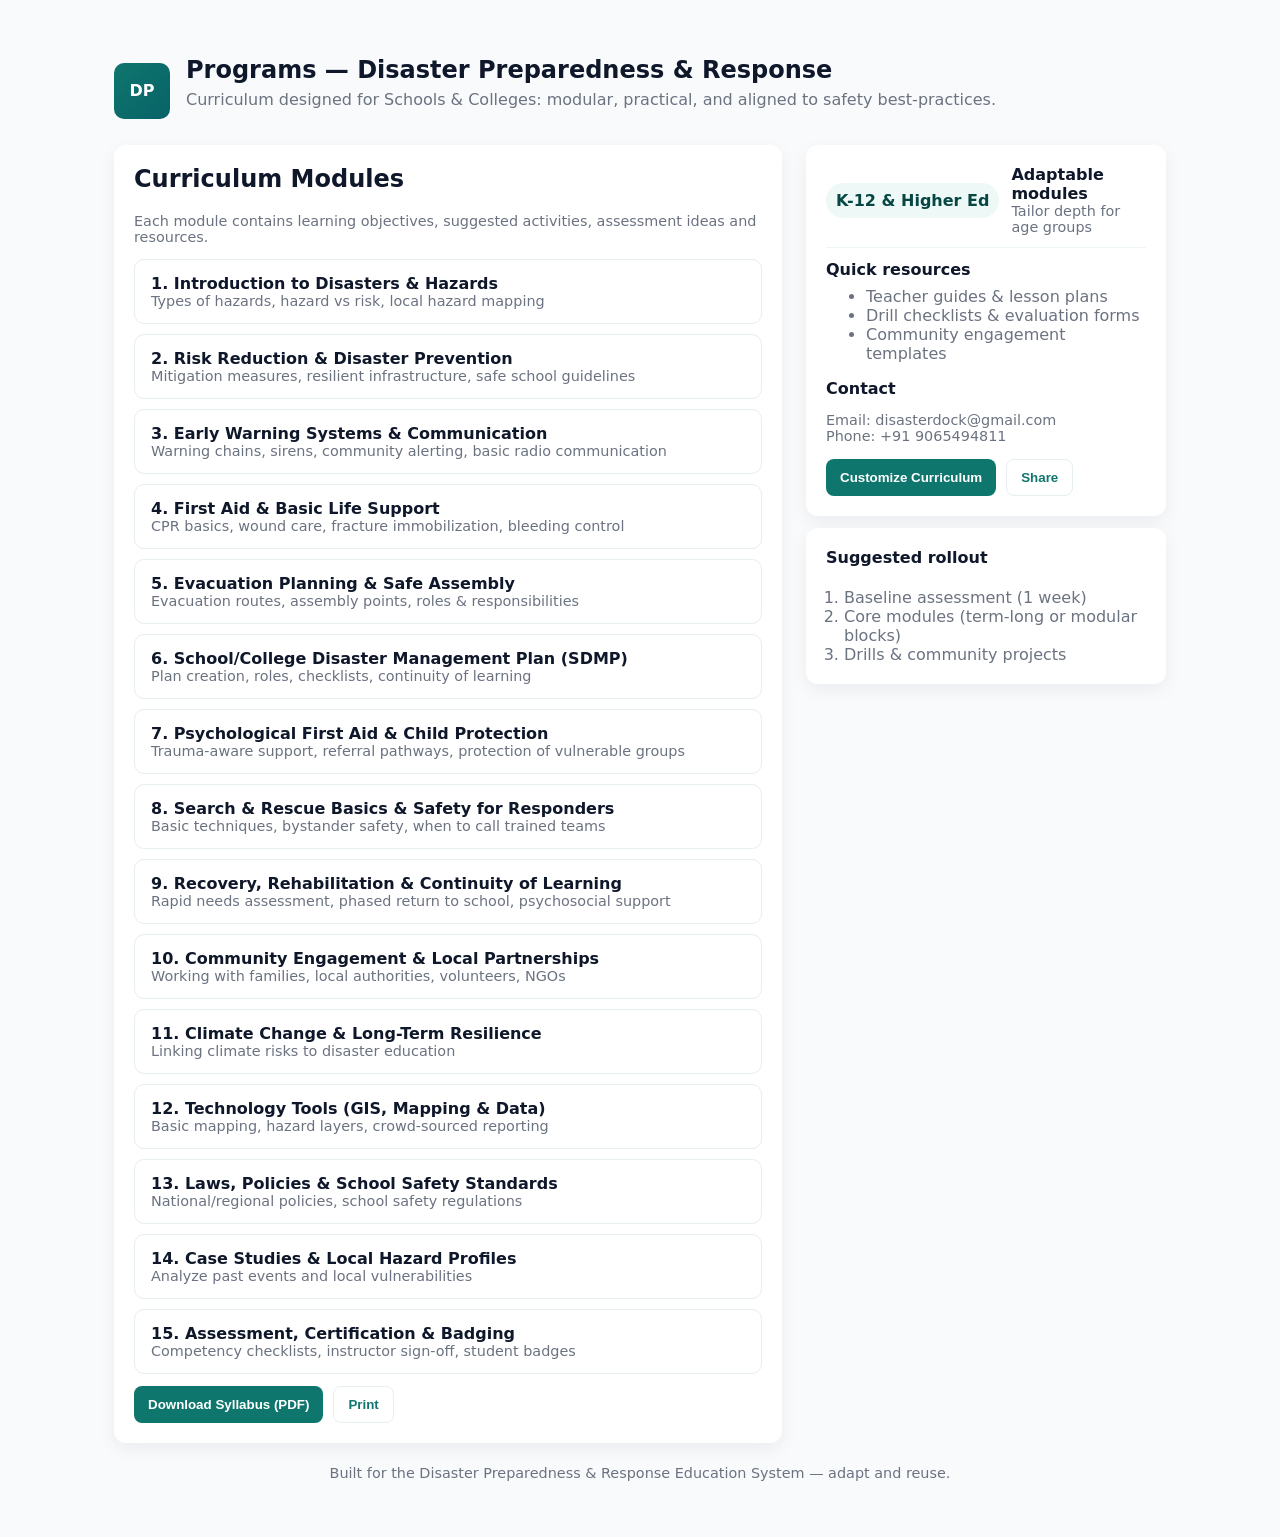
<file: curriculum.html>
<!doctype html>
<html lang="en">
<head>
  <meta charset="utf-8">
  <meta name="viewport" content="width=device-width, initial-scale=1">
  <title>Programs — Disaster Preparedness & Response Education</title>
  <style>
    :root{--accent:#0f766e;--muted:#6b7280;--bg:#f8fafc;font-family:Inter,ui-sans-serif,system-ui,-apple-system,'Segoe UI',Roboto,'Helvetica Neue',Arial}
    *{box-sizing:border-box}
    body{margin:0;background:var(--bg);color:#0f172a}
    .container{max-width:1100px;margin:32px auto;padding:24px}
    header{display:flex;align-items:center;gap:16px}
    .logo{width:56px;height:56px;border-radius:10px;background:linear-gradient(135deg,var(--accent),#076267);display:flex;align-items:center;justify-content:center;color:white;font-weight:700}
    h1{font-size:1.5rem;margin:0}
    p.lead{color:var(--muted);margin-top:6px}

    .grid{display:grid;grid-template-columns:1fr 360px;gap:24px;margin-top:20px}
    @media (max-width:900px){.grid{grid-template-columns:1fr;padding-bottom:12px}}

    .card{background:white;border-radius:12px;box-shadow:0 6px 18px rgba(15,23,42,0.06);padding:20px}

    /* curriculum list (accordion) */
    .curriculum-list{list-style:none;padding:0;margin:0;display:grid;gap:10px}
    .module{border:1px solid #e6eef0;border-radius:10px;overflow:hidden}
    .module button{all:unset;display:flex;justify-content:space-between;align-items:center;padding:14px 16px;width:100%;cursor:pointer}
    .module h3{margin:0;font-size:1rem}
    .meta{font-size:0.9rem;color:var(--muted)}
    .module .panel{padding:0 16px 16px 16px;color:#0b1222;line-height:1.45;display:none}
    .module.open .panel{display:block}
    .module .chev{font-size:18px;color:var(--accent)}

    /* sidebar */
    .sidebar .kpi{display:flex;gap:12px;align-items:center;margin-bottom:12px}
    .pill{background:#eef8f7;color:#064643;padding:8px 10px;border-radius:999px;font-weight:600}

    /* actions */
    .row{display:flex;gap:10px;flex-wrap:wrap;margin-top:12px}
    .btn{background:var(--accent);color:white;padding:10px 14px;border-radius:8px;border:none;cursor:pointer;font-weight:600}
    .btn.ghost{background:transparent;border:1px solid #e6eef0;color:var(--accent)}

    footer{margin-top:22px;text-align:center;color:var(--muted);font-size:0.9rem}

    /* small helpers */
    .tag{background:#eef2ff;color:#3730a3;padding:6px 8px;border-radius:8px;font-size:0.8rem}
    .list-compact{padding-left:18px;margin-top:8px}

    /* Media Queries for Mobile Phones */
@media (max-width: 900px) {
    /* Main layout change to single column */
    .grid {
        grid-template-columns: 1fr;
        padding-bottom: 0;
    }

    /* Adjust container padding */
    .container {
        padding: 16px;
    }

    /* Reduce header font sizes and gap */
    header {
        flex-direction: column;
        text-align: center;
        gap: 8px;
    }

    header h1 {
        font-size: 1.25rem;
    }

    p.lead {
        font-size: 0.95rem;
        margin-top: 4px;
    }

    /* General card adjustments */
    .card {
        padding: 16px;
    }

  .module button {
  all: unset;
  display: flex;
  justify-content: space-between; /* spread text + arrow */
  align-items: center;
  width: 100%;
  padding: 14px 16px;
  box-sizing: border-box;
  cursor: pointer;
  text-align: left;
}

.module button > div:first-child {
  flex: 1;       /* let the text block expand */
  min-width: 0;  /* prevent overflow on small screens */
}

.module h3 {
  margin: 0 0 4px 0;
  font-size: 1rem;
  word-wrap: break-word; /* wrap text on mobile */
}

.module .meta {
  font-size: 0.9rem;
  color: var(--muted);
  word-wrap: break-word; /* wrap long text */
}

    .module .panel {
        width: 100%;
        justify-content: space-evenly;
        font-size: 0.9rem;
    }

    /* Sidebar adjustments */
    .sidebar {
        margin-top: 24px;
    }

    .sidebar .card {
        padding: 16px;
    }

    .sidebar .kpi {
        flex-direction: column;
        align-items: flex-start;
        gap: 8px;
    }

    /* Button row adjustments */
    .row {
        flex-direction: column;
        gap: 8px;
    }

    .btn, .btn.ghost {
        width: 100%;
        text-align: center;
    }
    .heading{
      font-size: 23px;
    }
}
  </style>
</head>
<body>
  <div class="container">
    <header>
      <div class="logo">DP</div>
      <div>
        <h1 class="heading">Programs — Disaster Preparedness &amp; Response</h1>
        <p class="lead">Curriculum designed for Schools &amp; Colleges: modular, practical, and aligned to safety best-practices.</p>
      </div>
    </header>

    <div class="grid">
      <main class="card">
        <h2 style="margin-top:0">Curriculum Modules</h2>
        <p class="meta">Each module contains learning objectives, suggested activities, assessment ideas and resources.</p>

        <ul class="curriculum-list" id="curriculum">

          <!-- 1 -->
          <li class="module" data-module="1">
            <button aria-expanded="false">
              <div>
                <h3>1. Introduction to Disasters &amp; Hazards</h3>
                <div class="meta">Types of hazards, hazard vs risk, local hazard mapping</div>
              </div>
            </button>
            <div class="panel">
              <p><strong>Learning outcomes:</strong> Identify common natural &amp; man-made hazards; distinguish hazard/risk/vulnerability.</p>
              <ul class="list-compact">
                <li>Activities: local hazard walk, hazard bingo, classroom mapping.</li>
                <li>Assessment: short quiz &amp; reflective map submission.</li>
              </ul>
            </div>
          </li>

          <!-- 2 -->
          <li class="module" data-module="2">
            <button aria-expanded="false">
              <div>
                <h3>2. Risk Reduction &amp; Disaster Prevention</h3>
                <div class="meta">Mitigation measures, resilient infrastructure, safe school guidelines</div>
              </div>
            </button>
            <div class="panel">
              <p><strong>Learning outcomes:</strong> Describe mitigation strategies at household and school level.</p>
              <ul class="list-compact">
                <li>Activities: risk assessment of classroom, simple retrofitting ideas.</li>
                <li>Assessment: group project proposing low-cost mitigation for school.</li>
              </ul>
            </div>
          </li>

          <!-- 3 -->
          <li class="module" data-module="3">
            <button aria-expanded="false">
              <div>
                <h3>3. Early Warning Systems &amp; Communication</h3>
                <div class="meta">Warning chains, sirens, community alerting, basic radio communication</div>
              </div>
            </button>
            <div class="panel">
              <p>Exercises on interpreting alerts and role-play of warning dissemination.</p>
              <ul class="list-compact">
                <li>Assessment: drill evaluation &amp; communication plan write-up.</li>
              </ul>
            </div>
          </li>

          <!-- 4 -->
          <li class="module" data-module="4">
            <button aria-expanded="false">
              <div>
                <h3>4. First Aid &amp; Basic Life Support</h3>
                <div class="meta">CPR basics, wound care, fracture immobilization, bleeding control</div>
              </div>
            </button>
            <div class="panel">
              <p>Practical demonstrations and competency checks. Partner with local health services where possible.</p>
              <ul class="list-compact"><li>Assessment: practical checklist &amp; scenario-based test.</li></ul>
            </div>
          </li>

          <!-- 5 -->
          <li class="module" data-module="5">
            <button aria-expanded="false">
              <div>
                <h3>5. Evacuation Planning &amp; Safe Assembly</h3>
                <div class="meta">Evacuation routes, assembly points, roles &amp; responsibilities</div>
              </div>
            </button>
            <div class="panel">
              <p>Plan, rehearse and evaluate evacuation routes for different hazards.</p>
              <ul class="list-compact"><li>Assessment: timed evacuation drill &amp; route audit.</li></ul>
            </div>
          </li>

          <!-- 6 -->
          <li class="module" data-module="6">
            <button aria-expanded="false">
              <div>
                <h3>6. School/College Disaster Management Plan (SDMP)</h3>
                <div class="meta">Plan creation, roles, checklists, continuity of learning</div>
              </div>
            </button>
            <div class="panel">
              <p>Students and staff co-create an SDMP tailored to their campus.</p>
              <ul class="list-compact"><li>Assessment: submitted SDMP and tabletop exercise.</li></ul>
            </div>
          </li>

          <!-- 7 -->
          <li class="module" data-module="7">
            <button aria-expanded="false">
              <div>
                <h3>7. Psychological First Aid &amp; Child Protection</h3>
                <div class="meta">Trauma-aware support, referral pathways, protection of vulnerable groups</div>
              </div>
            </button>
            <div class="panel">
              <p>Guidance for teachers and student leaders on supporting emotional recovery.</p>
              <ul class="list-compact"><li>Assessment: scenario responses and resource list.</li></ul>
            </div>
          </li>

          <!-- 8 -->
          <li class="module" data-module="8">
            <button aria-expanded="false">
              <div>
                <h3>8. Search &amp; Rescue Basics &amp; Safety for Responders</h3>
                <div class="meta">Basic techniques, bystander safety, when to call trained teams</div>
              </div>
            </button>
            <div class="panel">
              <p>Emphasis on safety: do not put untrained students at risk. Invite professionals for demos.</p>
            </div>
          </li>

          <!-- 9 -->
          <li class="module" data-module="9">
            <button aria-expanded="false">
              <div>
                <h3>9. Recovery, Rehabilitation &amp; Continuity of Learning</h3>
                <div class="meta">Rapid needs assessment, phased return to school, psychosocial support</div>
              </div>
            </button>
            <div class="panel">
              <p>Guidelines for planning recovery of learning and infrastructure.</p>
            </div>
          </li>

          <!-- 10 -->
          <li class="module" data-module="10">
            <button aria-expanded="false">
              <div>
                <h3>10. Community Engagement &amp; Local Partnerships</h3>
                <div class="meta">Working with families, local authorities, volunteers, NGOs</div>
              </div>
            </button>
            <div class="panel">
              <p>Project-based learning: community awareness campaign or mock drill coordination.</p>
            </div>
          </li>

          <!-- Additional modules (brief) -->
          <li class="module" data-module="11">
            <button aria-expanded="false"><div><h3>11. Climate Change &amp; Long-Term Resilience</h3><div class="meta">Linking climate risks to disaster education</div></div></button>
            <div class="panel"><p>Include local climate trends and adaptation examples.</p></div>
          </li>

          <li class="module" data-module="12">
            <button aria-expanded="false"><div><h3>12. Technology Tools (GIS, Mapping &amp; Data)</h3><div class="meta">Basic mapping, hazard layers, crowd-sourced reporting</div></div></button>
            <div class="panel"><p>Intro to simple mapping tools and smartphone reporting (ethics &amp; safety).</p></div>
          </li>

          <li class="module" data-module="13">
            <button aria-expanded="false"><div><h3>13. Laws, Policies &amp; School Safety Standards</h3><div class="meta">National/regional policies, school safety regulations</div></div></button>
            <div class="panel"><p>Overview of relevant legal frameworks and compliance steps.</p></div>
          </li>

          <li class="module" data-module="14">
            <button aria-expanded="false"><div><h3>14. Case Studies &amp; Local Hazard Profiles</h3><div class="meta">Analyze past events and local vulnerabilities</div></div></button>
            <div class="panel"><p>Students prepare short presentations on local incidents and lessons learned.</p></div>
          </li>

          <li class="module" data-module="15">
            <button aria-expanded="false"><div><h3>15. Assessment, Certification &amp; Badging</h3><div class="meta">Competency checklists, instructor sign-off, student badges</div></div></button>
            <div class="panel"><p>Tools for tracking student progress and issuing certificates.</p></div>
          </li>

        </ul>

        <div class="row">
          <button class="btn" id="downloadSyllabus">Download Syllabus (PDF)</button>
          <button class="btn ghost" id="printPage">Print</button>
        </div>

      </main>

      <aside class="sidebar">
        <div class="card">
          <div class="kpi"><div class="pill">K-12 &amp; Higher Ed</div><div style="flex:1"><strong>Adaptable modules</strong><div class="meta">Tailor depth for age groups</div></div></div>
          <hr style="border:none;border-top:1px solid #eef6f7;margin:12px 0">

          <h4 style="margin:0">Quick resources</h4>
          <ul style="margin-top:8px;color:var(--muted)">
            <li>Teacher guides &amp; lesson plans</li>
            <li>Drill checklists &amp; evaluation forms</li>
            <li>Community engagement templates</li>
          </ul>

          <div style="margin-top:12px"><strong>Contact</strong>
            <p class="meta">Email: disasterdock@gmail.com <br>Phone: +91 9065494811</p>
          </div>

          <div class="row" style="margin-top:12px">
            <button class="btn" id="customizeBtn">Customize Curriculum</button>
            <button class="btn ghost" id="shareBtn">Share</button>
          </div>
        </div>

        <div style="height:12px"></div>

        <div class="card">
          <h4 style="margin-top:0">Suggested rollout</h4>
          <ol style="margin:0;padding-left:18px;color:var(--muted)">
            <li>Baseline assessment (1 week)</li>
            <li>Core modules (term-long or modular blocks)</li>
            <li>Drills &amp; community projects</li>
          </ol>
        </div>
      </aside>
    </div>

    <footer>
      Built for the Disaster Preparedness &amp; Response Education System — adapt and reuse.
    </footer>
  </div>

  <script>
    // accordion behavior
    document.querySelectorAll('.module button').forEach(btn=>{
      btn.addEventListener('click', ()=>{
        const li = btn.closest('.module');
        const open = li.classList.toggle('open');
        btn.setAttribute('aria-expanded', open ? 'true' : 'false');
        // rotate indicator
        const chev = btn.querySelector('.chev');
        chev.textContent = open ? '▾' : '▸';
      })
    });

  </script>
</body>
</html>
</file>
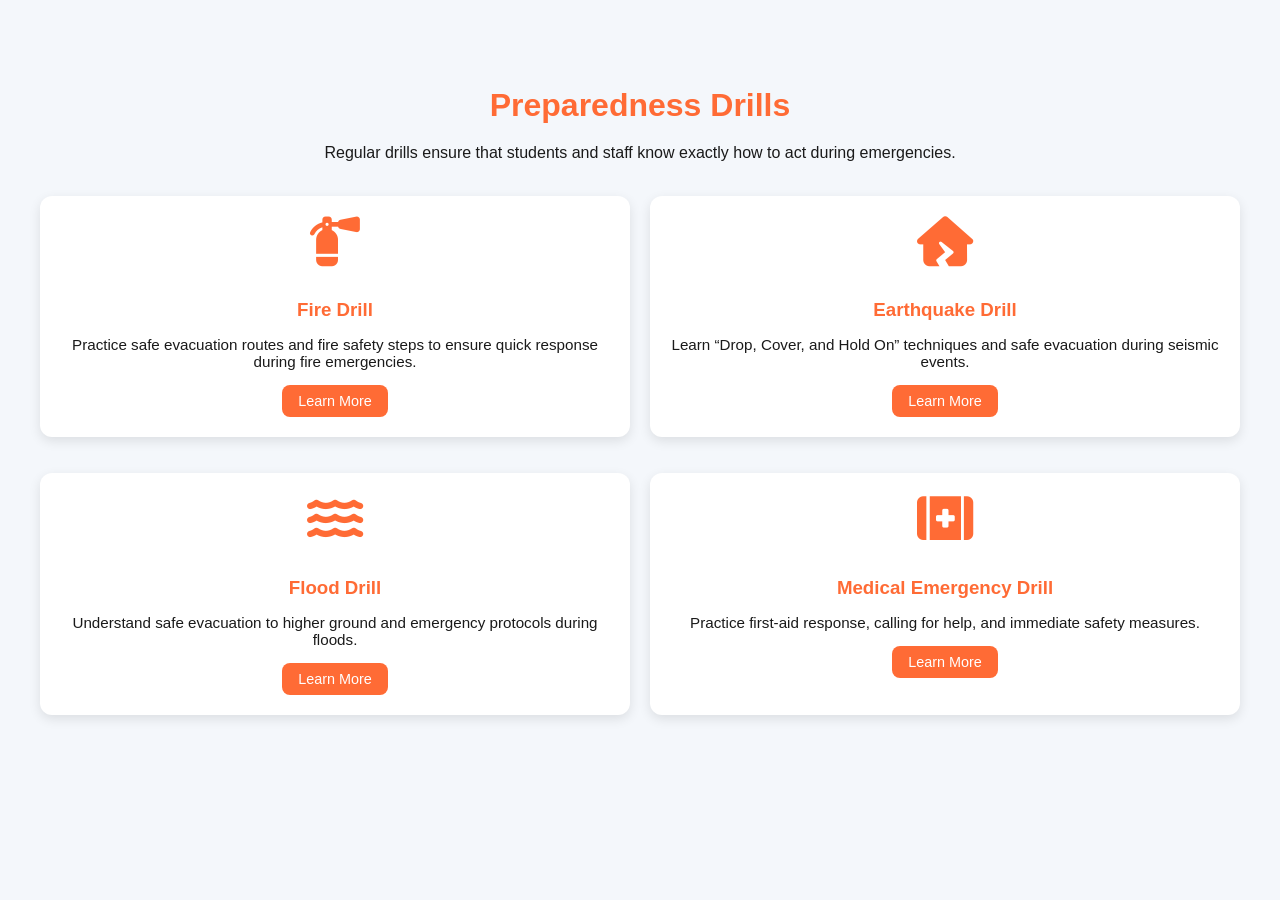
<file: drills.html>
<!DOCTYPE html>
<html lang="en">
<head>
  <meta charset="UTF-8">
  <meta name="viewport" content="width=device-width, initial-scale=1.0">
  <title>Drills Section</title>

  <!-- Font Awesome CDN -->
  <link rel="stylesheet" href="https://cdnjs.cloudflare.com/ajax/libs/font-awesome/6.5.0/css/all.min.css">

  <style>
    :root {
      --bg: #f4f7fb;
      --card: #ffffff;
      --accent: #ff6b35;
      --text: #1a1a1a;
    }

    body {
      margin: 0;
      font-family: Arial, sans-serif;
      background: var(--bg);
      color: var(--text);
    }

    .drills-section {
      padding: 60px 20px;
      text-align: center;
    }

    .drills-section h2 {
      font-size: 2rem;
      margin-bottom: 20px;
      color: var(--accent);
    }

    .drills-grid {
      display: grid;
      grid-template-columns: repeat(auto-fit, minmax(250px, 1fr));
      gap: 20px;
      max-width: 1200px;
      margin: auto;
    }

    .drill-card {
      background: var(--card);
      border-radius: 12px;
      padding: 20px;
      box-shadow: 0 4px 12px rgba(0,0,0,0.1);
      transition: transform 0.3s ease;
    }

    .drill-card:hover {
      transform: translateY(-8px);
    }

    .drill-icon {
      font-size: 50px;
      color: var(--accent);
      margin-bottom: 15px;
    }

    .drill-card h3 {
      margin-bottom: 10px;
      color: var(--accent);
    }

    .drill-card p {
      font-size: 0.95rem;
      margin-bottom: 15px;
    }

    .drill-card a {
      text-decoration: none;
      color: #fff;
      background: var(--accent);
      padding: 8px 16px;
      border-radius: 8px;
      font-size: 0.9rem;
      transition: background 0.3s ease;
      display: inline-block;
    }

    .drill-card a:hover {
      background: #e45c28;
    }
  </style>
</head>
<body>
  
  <section class="drills-section" id="drills">
    <h2>Preparedness Drills</h2>
    <p>Regular drills ensure that students and staff know exactly how to act during emergencies.</p>
    
    <br>
    
    <div class="drills-grid">
      <div class="drill-card">
        <i class="fas fa-fire-extinguisher drill-icon"></i>
        <h3>Fire Drill</h3>
        <p>Practice safe evacuation routes and fire safety steps to ensure quick response during fire emergencies.</p>
        <a href="fire.html">Learn More</a>
      </div>
      
      <div class="drill-card">
        <i class="fas fa-house-crack drill-icon"></i>
        <h3>Earthquake Drill</h3>
        <p>Learn “Drop, Cover, and Hold On” techniques and safe evacuation during seismic events.</p>
        <a href="earthquake.html">Learn More</a>
      </div>
      
    </div>

    <br>
    <br>

    <div class="drills-grid">
      <div class="drill-card">
        <i class="fas fa-water drill-icon"></i>
        <h3>Flood Drill</h3>
        <p>Understand safe evacuation to higher ground and emergency protocols during floods.</p>
        <a href="flood.html">Learn More</a>
      </div>
      
      <div class="drill-card">
        <i class="fas fa-kit-medical drill-icon"></i>
        <h3>Medical Emergency Drill</h3>
        <p>Practice first-aid response, calling for help, and immediate safety measures.</p>
        <a href="medical__emergency.html">Learn More</a>
      </div>
    </div>
  </section>

</body>
</html>
</file>
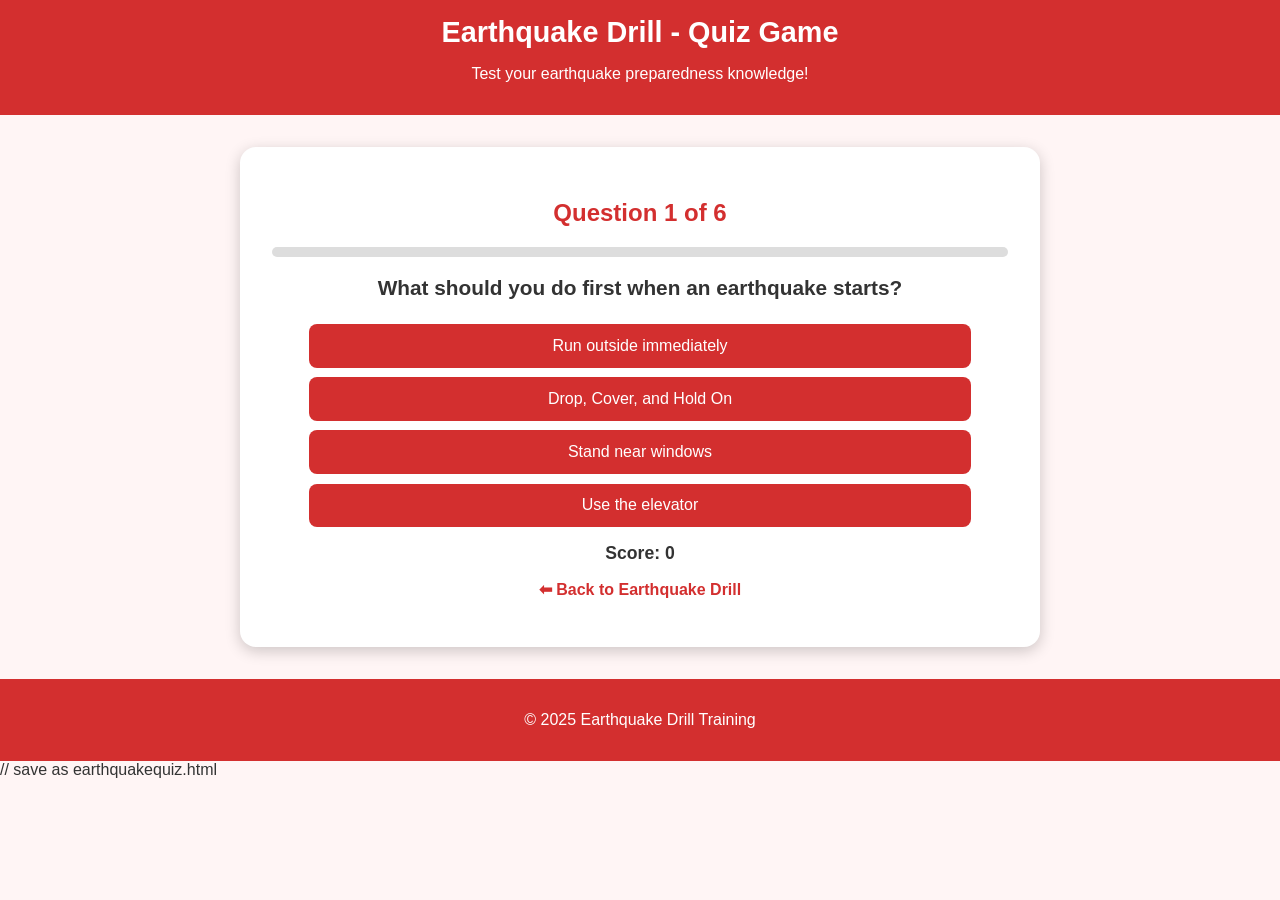
<file: earthquakeQUIZ.html>
<!DOCTYPE html>
<html lang="en">
<head>
  <meta charset="UTF-8">
  <meta name="viewport" content="width=device-width, initial-scale=1.0">
  <title>Earthquake Drill Quiz Game</title>
  <style>
    body { font-family: 'Segoe UI', Arial, sans-serif; margin: 0; background: #fff5f5; color: #333; }
    header, footer { background: #d32f2f; color: white; padding: 1rem 2rem; text-align: center; }
    header h1 { margin: 0; font-size: 1.8rem; }
    main { padding: 2rem; max-width: 800px; margin: auto; }
    #game-box { background: #fff; padding: 2rem; border-radius: 1rem; box-shadow: 0 4px 15px rgba(0,0,0,0.2); text-align: center; }
    h2 { color: #d32f2f; }
    .question { font-size: 1.3rem; margin: 1rem 0 1.5rem; font-weight: 600; }
    .options button { display: block; margin: 0.6rem auto; padding: 0.8rem 1.2rem; border: none; border-radius: 0.5rem; cursor: pointer; font-size: 1rem; width: 90%; transition: 0.3s; }
    .options button:hover { transform: scale(1.03); }
    .correct { background: #4caf50; color: white; }
    .wrong { background: #f44336; color: white; }
    .neutral { background: #d32f2f; color: white; }
    #score-box { margin-top: 1rem; font-weight: bold; font-size: 1.1rem; }
    #progress { height: 10px; background: #ddd; border-radius: 5px; margin: 1.2rem 0; }
    #progress-bar { height: 100%; width: 0%; background: #d32f2f; border-radius: 5px; transition: width 0.5s; }
    #next-btn { margin-top: 1.5rem; display: none; padding: 0.8rem 1.5rem; background: #e91e63; color: white; border: none; border-radius: 0.5rem; cursor: pointer; font-size: 1rem; }
    #next-btn:hover { background: #ad1457; }
    #end-screen { display: none; }
    #restart-btn { padding: 0.7rem 1.5rem; background: #d32f2f; color: white; border: none; border-radius: 0.5rem; cursor: pointer; margin-top: 1rem; }
    #restart-btn:hover { background: #a32121; }
    a { text-decoration: none; color: #d32f2f; font-weight: bold; }
  </style>
</head>
<body>
  <header>
    <h1>Earthquake Drill - Quiz Game</h1>
    <p>Test your earthquake preparedness knowledge!</p>
  </header>

  <main>
    <div id="game-box">
      <div id="quiz-screen">
        <h2 id="question-number">Question 1</h2>
        <div id="progress"><div id="progress-bar"></div></div>
        <div class="question" id="question-text"></div>
        <div class="options" id="options-box"></div>
        <div id="score-box">Score: 0</div>
        <button id="next-btn">Next ➡</button>
        <p><a href="earthquake.html">⬅ Back to Earthquake Drill</a></p>
      </div>

      <div id="end-screen">
        <h2>🎉 Quiz Completed!</h2>
        <p id="final-score"></p>
        <button id="restart-btn">🔄 Play Again</button>
        <p><a href="earthquake.html">⬅ Back to Earthquake Drill</a></p>
      </div>
    </div>
  </main>

  <footer>
    <p>&copy; 2025 Earthquake Drill Training</p>
  </footer>

  <script>
    const questions = [
      {
        q: "What should you do first when an earthquake starts?",
        options: ["Run outside immediately", "Drop, Cover, and Hold On", "Stand near windows", "Use the elevator"],
        correct: 1
      },
      {
        q: "Where is the safest place indoors during an earthquake?",
        options: ["Next to glass doors", "Under sturdy furniture", "In the elevator", "At the building entrance"],
        correct: 1
      },
      {
        q: "If you are outside during an earthquake, what should you do?",
        options: ["Go back inside", "Move to an open area", "Hide near buildings", "Stand under a tree"],
        correct: 1
      },
      {
        q: "If you are driving during an earthquake, what’s the best action?",
        options: ["Speed up to escape", "Stop safely and stay inside", "Stop under a bridge", "Exit the car immediately"],
        correct: 1
      },
      {
        q: "What should you do after the shaking stops?",
        options: ["Check for injuries and hazards", "Turn on the gas immediately", "Use elevators to exit", "Ignore emergency instructions"],
        correct: 0
      },
      {
        q: "Why should you avoid doorways during earthquakes?",
        options: ["They are too narrow", "They may collapse", "They are not structurally safe", "All of the above"],
        correct: 3
      }
    ];

    let currentQuestion = 0;
    let score = 0;

    const questionText = document.getElementById("question-text");
    const optionsBox = document.getElementById("options-box");
    const scoreBox = document.getElementById("score-box");
    const nextBtn = document.getElementById("next-btn");
    const endScreen = document.getElementById("end-screen");
    const quizScreen = document.getElementById("quiz-screen");
    const finalScore = document.getElementById("final-score");
    const progressBar = document.getElementById("progress-bar");

    function loadQuestion() {
      const q = questions[currentQuestion];
      document.getElementById("question-number").textContent = `Question ${currentQuestion+1} of ${questions.length}`;
      questionText.textContent = q.q;
      optionsBox.innerHTML = "";
      q.options.forEach((opt, i) => {
        const btn = document.createElement("button");
        btn.textContent = opt;
        btn.classList.add("neutral");
        btn.onclick = () => checkAnswer(i, btn);
        optionsBox.appendChild(btn);
      });
      nextBtn.style.display = "none";
      updateProgress();
    }

    function checkAnswer(selected, btn) {
      const q = questions[currentQuestion];
      const buttons = optionsBox.querySelectorAll("button");
      buttons.forEach((b, i) => {
        if(i === q.correct) b.className = "correct";
        else if(i === selected) b.className = "wrong";
        else b.className = "neutral";
        b.disabled = true;
      });
      if(selected === q.correct) score++;
      scoreBox.textContent = `Score: ${score}`;
      nextBtn.style.display = "inline-block";
    }

    nextBtn.addEventListener("click", () => {
      currentQuestion++;
      if(currentQuestion < questions.length) {
        loadQuestion();
      } else {
        endGame();
      }
    });

    function updateProgress() {
      let progressPercent = ((currentQuestion) / questions.length) * 100;
      progressBar.style.width = progressPercent + "%";
    }

    function endGame() {
      quizScreen.style.display = "none";
      endScreen.style.display = "block";
      progressBar.style.width = "100%";
      finalScore.textContent = `Your final score is ${score} out of ${questions.length}`;
    }

    document.getElementById("restart-btn").addEventListener("click", () => {
      score = 0;
      currentQuestion = 0;
      quizScreen.style.display = "block";
      endScreen.style.display = "none";
      scoreBox.textContent = "Score: 0";
      progressBar.style.width = "0%";
      loadQuestion();
    });

    // Start game
    loadQuestion();
  </script>
</body>
</html>
// save as earthquakequiz.html
</file>
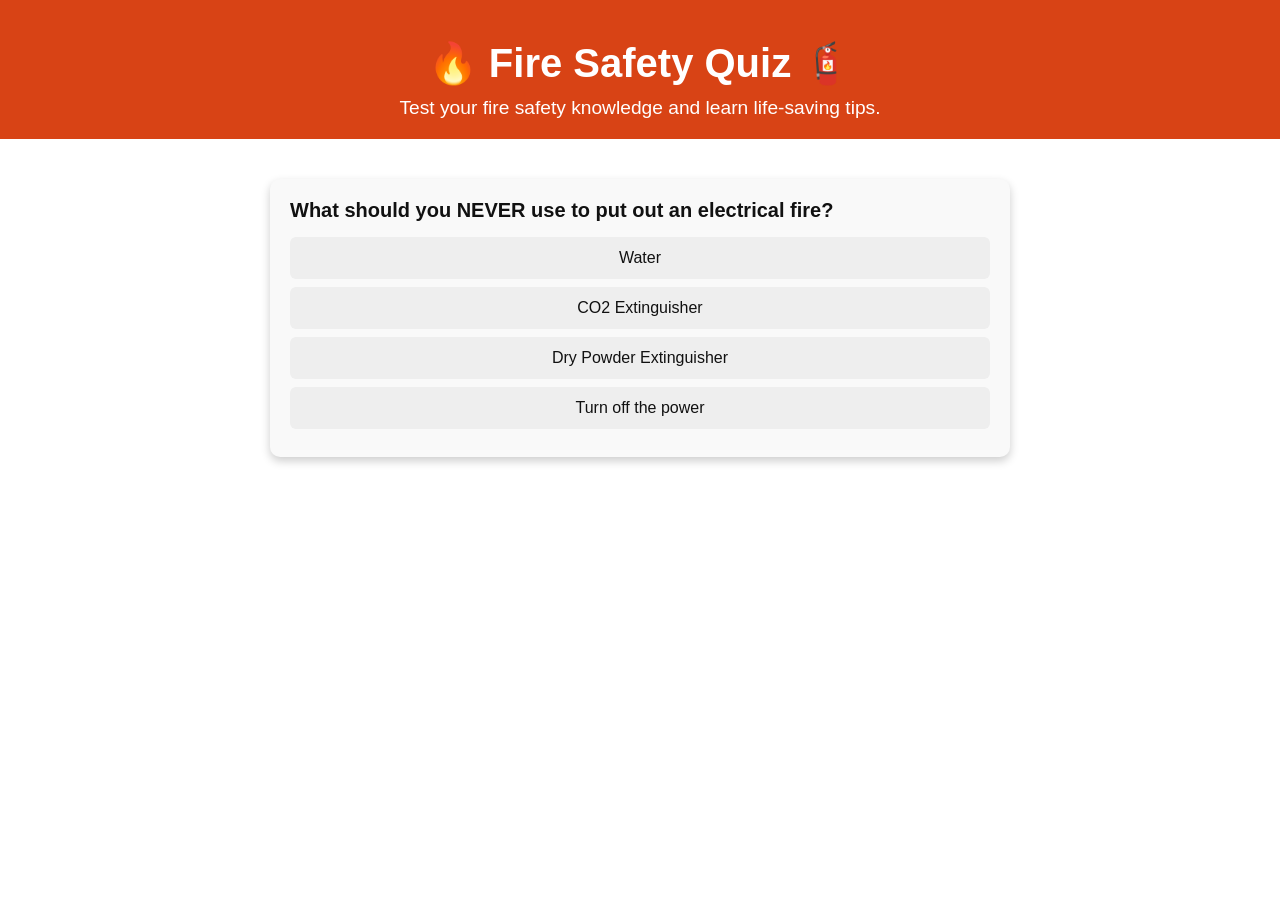
<file: firegame.html>
<!DOCTYPE html>
<html lang="en">
<head>
  <meta charset="UTF-8">
  <meta name="viewport" content="width=device-width, initial-scale=1.0">
  <title>Fire Safety Quiz</title>
  <style>
    body {
      margin: 0;
      font-family: Arial, sans-serif;
      background: #fff; /* match fire.html */
      color: #111;
      overflow-x: hidden;
    }

    /* Header Section */
    .header {
      background-color: #d84315;
      color: #fff;
      text-align: center;
      padding: 40px 20px 20px;
    }
    .header h1 {
      margin: 0;
      font-size: 2.5rem;
      font-weight: bold;
    }
    .header p {
      margin: 10px 0 0;
      font-size: 1.2rem;
    }

    /* Navigation Bar */
    nav {
      background-color: #b71c1c;
      padding: 12px 0;
    }
    nav ul {
      list-style: none;
      margin: 0;
      padding: 0;
      display: flex;
      justify-content: center;
      gap: 40px;
    }
    nav ul li {
      display: inline;
    }
    nav ul li a {
      color: white;
      text-decoration: none;
      font-size: 1rem;
      font-weight: bold;
      transition: color 0.3s;
    }
    nav ul li a:hover {
      color: #ffe0b2;
    }

    /* Quiz Box */
    #quiz-box {
      background: #f9f9f9;
      padding: 20px;
      border-radius: 10px;
      max-width: 700px;
      width: 90%;
      margin: 40px auto;
      box-shadow: 0 4px 10px rgba(0,0,0,0.2);
      color: #111;
    }

    .question {
      font-size: 20px;
      margin-bottom: 15px;
      font-weight: bold;
    }

    .options button {
      display: block;
      width: 100%;
      margin: 8px 0;
      padding: 12px;
      font-size: 16px;
      border: none;
      border-radius: 6px;
      cursor: pointer;
      background: #eee;
      color: #111;
      transition: background 0.3s;
    }

    .options button:hover {
      background: #ddd;
    }

    .options button.correct {
      background: #2e7d32;
      color: white;
    }

    .options button.wrong {
      background: #c62828;
      color: white;
    }

    #next-btn {
      margin-top: 20px;
      padding: 12px 24px;
      font-size: 16px;
      background: #d84315;
      color: white;
      border: none;
      border-radius: 6px;
      cursor: pointer;
      display: none;
    }

    #next-btn:hover {
      background: #b71c1c;
    }

    #result {
      display: none;
      margin-top: 20px;
      font-size: 18px;
      text-align: center;
      color: #333;
    }
  </style>
</head>
<body>

  <!-- Header -->
  <div class="header">
    <h1>🔥 Fire Safety Quiz 🧯</h1>
    <p>Test your fire safety knowledge and learn life-saving tips.</p>
  </div>

  <!-- Navigation -->
  

  <!-- Quiz Section -->
  <div id="quiz-box">
    <div class="question" id="question">Question text</div>
    <div class="options" id="options"></div>
    <button id="next-btn">Next</button>
    <div id="result"></div>
  </div>

  <script>
    const quizData = [
      {
        question: "What should you NEVER use to put out an electrical fire?",
        options: ["Water", "CO2 Extinguisher", "Dry Powder Extinguisher", "Turn off the power"],
        answer: "Water",
        tip: "⚡ Water conducts electricity — it can shock you! Use CO2 or Dry Powder."
      },
      {
        question: "Which extinguisher is best for a cooking oil fire?",
        options: ["Foam", "Water", "Wet Chemical", "Sand"],
        answer: "Wet Chemical",
        tip: "🍳 For oil fires, use a Wet Chemical extinguisher — never water!"
      },
      {
        question: "For a paper or wood fire, which extinguisher is most suitable?",
        options: ["Foam", "CO2", "Dry Powder", "Wet Chemical"],
        answer: "Foam",
        tip: "📄 Foam or Water extinguishers are best for Class A fires (wood, paper)."
      },
      {
        question: "What’s the first thing you should do if a fire starts?",
        options: ["Run away immediately", "Raise the alarm", "Find your belongings", "Wait for instructions"],
        answer: "Raise the alarm",
        tip: "🚨 Always alert others first and call emergency services."
      },
      {
        question: "What should you do if your clothes catch fire?",
        options: ["Run quickly", "Stop, Drop, and Roll", "Throw water on yourself", "Call for help only"],
        answer: "Stop, Drop, and Roll",
        tip: "🧍 Stop, drop to the ground, and roll to smother the flames."
      }
    ];

    let currentQuestion = 0;
    let score = 0;

    const questionEl = document.getElementById("question");
    const optionsEl = document.getElementById("options");
    const nextBtn = document.getElementById("next-btn");
    const resultEl = document.getElementById("result");

    function loadQuestion() {
      let q = quizData[currentQuestion];
      questionEl.textContent = q.question;
      optionsEl.innerHTML = "";
      q.options.forEach(option => {
        const btn = document.createElement("button");
        btn.textContent = option;
        btn.onclick = () => checkAnswer(btn, option);
        optionsEl.appendChild(btn);
      });
    }

    function checkAnswer(button, selected) {
      let q = quizData[currentQuestion];
      let buttons = optionsEl.querySelectorAll("button");
      buttons.forEach(b => {
        b.disabled = true;
        if (b.textContent === q.answer) {
          b.classList.add("correct");
        }
      });

      if (selected === q.answer) {
        score++;
      } else {
        button.classList.add("wrong");
      }

      resultEl.style.display = "block";
      resultEl.textContent = q.tip;

      nextBtn.style.display = "inline-block";
    }

    nextBtn.addEventListener("click", () => {
      currentQuestion++;
      resultEl.style.display = "none";
      nextBtn.style.display = "none";
      if (currentQuestion < quizData.length) {
        loadQuestion();
      } else {
        showFinalScore();
      }
    });

    function showFinalScore() {
      questionEl.style.display = "none";
      optionsEl.style.display = "none";
      nextBtn.style.display = "none";
      resultEl.style.display = "block";
      resultEl.innerHTML = `
        ✅ Quiz Completed!<br>
        Your Score: ${score} / ${quizData.length}<br><br>
        Stay safe and remember the tips! <br><br>
        <a href="fire.html">
          <button style="
            background:#d84315;
            color:white;
            font-size:16px;
            padding:10px 20px;
            border:none;
            border-radius:8px;
            cursor:pointer;">
            🔙 Back to Fire Drill
          </button>
        </a>
      `;
    }

    // Start the quiz
    loadQuestion();
  </script>
</body>
</html>
</file>
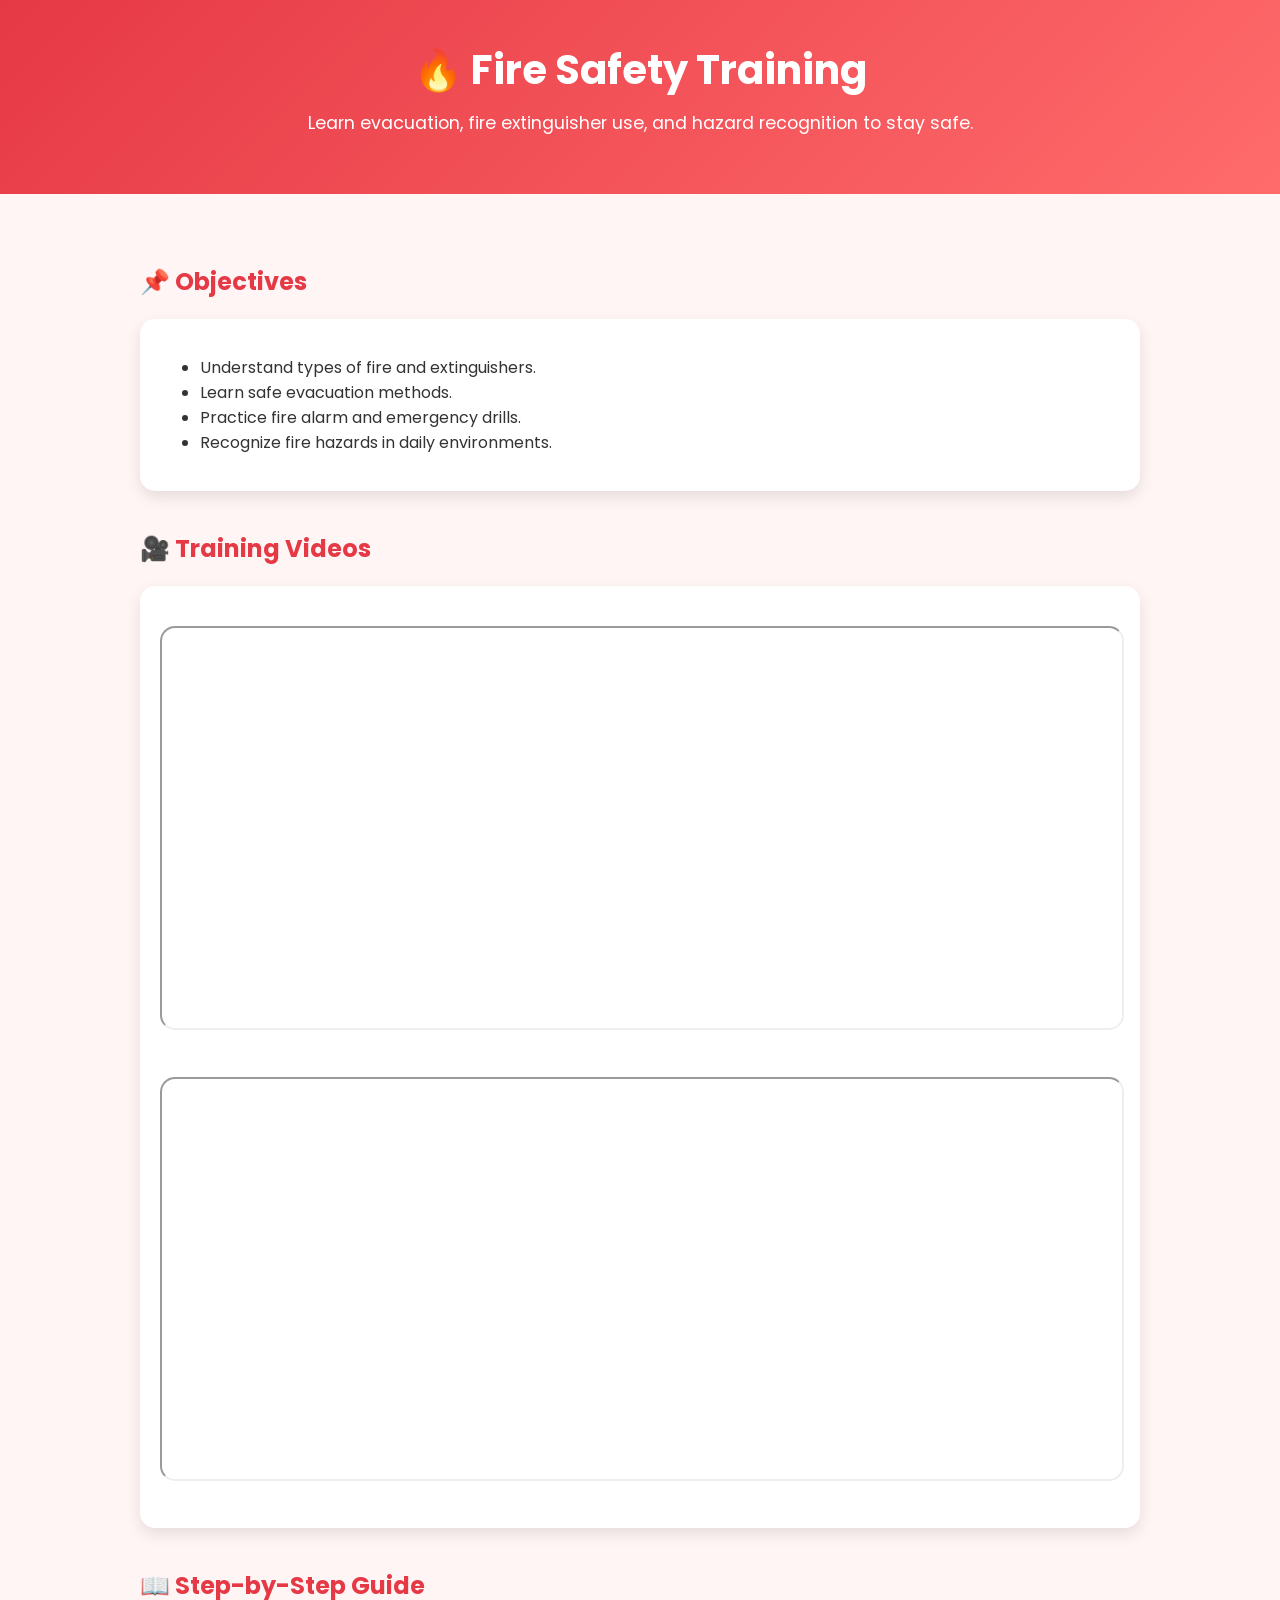
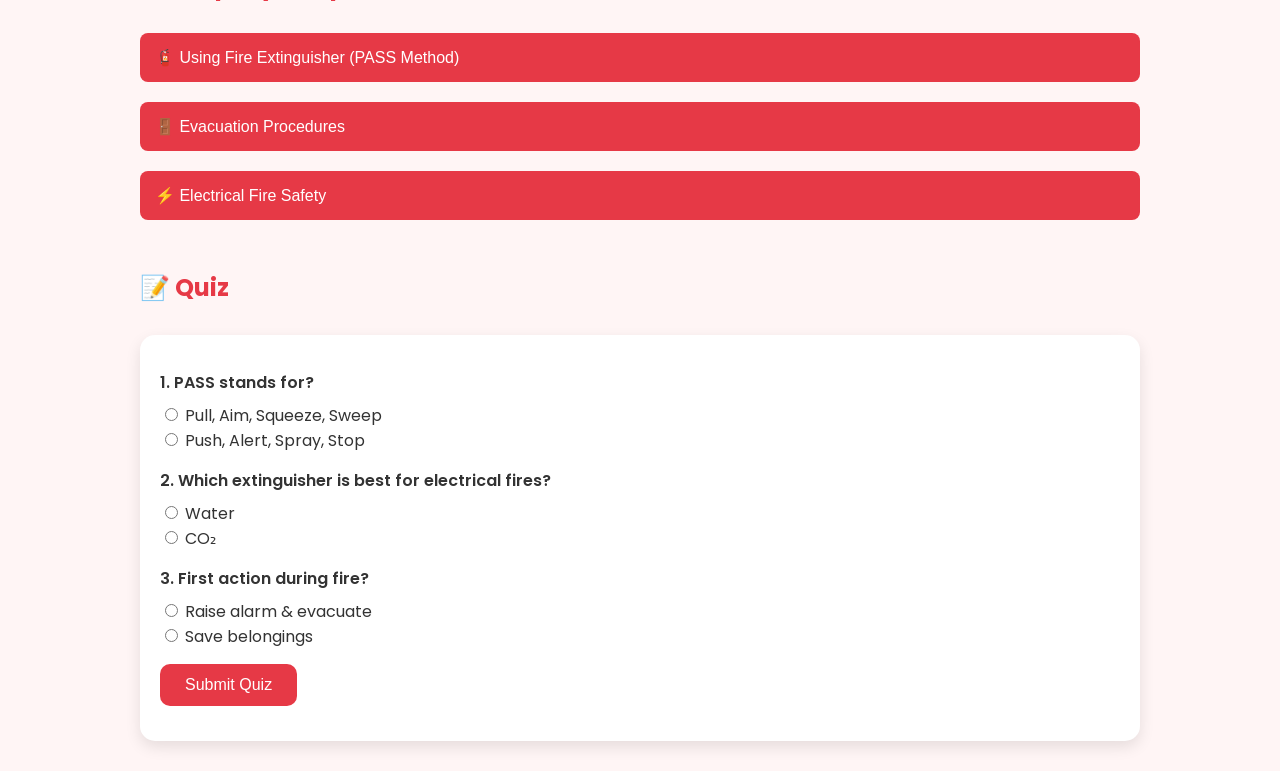
<file: firesafety.html>
<!DOCTYPE html>
<html lang="en">
<head>
  <meta charset="UTF-8" />
  <meta name="viewport" content="width=device-width, initial-scale=1.0"/>
  <title>Fire Safety Training</title>
  <link href="https://fonts.googleapis.com/css2?family=Poppins:wght@400;600&display=swap" rel="stylesheet">
  <style>
    body { font-family: 'Poppins', sans-serif; margin: 0; background: #fff5f5; color: #333; }
    header {
      background: linear-gradient(135deg, #e63946, #ff6b6b);
      color: white; padding: 40px 20px; text-align: center;
    }
    header h1 { margin: 0; font-size: 2.5rem; }
    header p { font-size: 1.1rem; margin-top: 10px; }
    section { max-width: 1000px; margin: auto; padding: 30px; }
    h2 { color: #e63946; margin-top: 40px; }
    .card {
      background: #fff; padding: 20px; border-radius: 15px;
      box-shadow: 0 6px 15px rgba(0,0,0,0.1); margin: 20px 0;
      transition: transform 0.3s ease;
    }
    .card:hover { transform: translateY(-5px); }
    iframe { width: 100%; height: 400px; border-radius: 15px; margin: 20px 0; }
    .accordion { cursor: pointer; padding: 15px; border: none; outline: none;
      background: #e63946; color: white; width: 100%; text-align: left;
      font-size: 1rem; border-radius: 8px; margin: 10px 0; }
    .accordion:hover { background: #c71c2c; }
    .panel { padding: 15px; display: none; background: #ffeaea; border-radius: 8px; }
    .quiz { background: #fff; padding: 20px; margin-top: 30px;
      border-radius: 15px; box-shadow: 0 6px 15px rgba(0,0,0,0.1);}
    .question { font-weight: 600; margin: 15px 0 8px; }
    button {
      margin-top: 15px; padding: 12px 25px; background: #e63946; color: #fff;
      border: none; border-radius: 10px; font-size: 1rem; cursor: pointer;
      transition: background 0.3s ease;
    }
    button:hover { background: #c71c2c; }
    .result { margin-top: 15px; font-weight: bold; color: #e63946; }
  </style>
</head>
<body>

<header>
  <h1>🔥 Fire Safety Training</h1>
  <p>Learn evacuation, fire extinguisher use, and hazard recognition to stay safe.</p>
</header>

<section>
  <h2>📌 Objectives</h2>
  <div class="card">
    <ul>
      <li>Understand types of fire and extinguishers.</li>
      <li>Learn safe evacuation methods.</li>
      <li>Practice fire alarm and emergency drills.</li>
      <li>Recognize fire hazards in daily environments.</li>
    </ul>
  </div>

  <h2>🎥 Training Videos</h2>
  <div class="card">
    <iframe src="https://www.youtube.com/embed/wWzUFdXCZrw" allowfullscreen></iframe>
  <iframe src="https://www.youtube.com/embed/BLjoWjCrDqg" allowfullscreen></iframe>
  </div>

  <h2>📖 Step-by-Step Guide</h2>
  <button class="accordion">🧯 Using Fire Extinguisher (PASS Method)</button>
  <div class="panel">
    <p>P → Pull the pin.<br>A → Aim at the base of fire.<br>S → Squeeze handle.<br>S → Sweep side to side.</p>
  </div>

  <button class="accordion">🚪 Evacuation Procedures</button>
  <div class="panel">
    <p>1. Stay calm and follow exit signs.<br>
       2. Never use elevators.<br>
       3. Crawl under smoke.<br>
       4. Gather at assembly point.</p>
  </div>

  <button class="accordion">⚡ Electrical Fire Safety</button>
  <div class="panel">
    <p>1. Turn off electricity if safe.<br>
       2. Use CO₂ extinguisher.<br>
       3. Never use water.<br>
       4. Call emergency services.</p>
  </div>

  <h2>📝 Quiz</h2>
  <div class="quiz">
    <div class="question">1. PASS stands for?</div>
    <label><input type="radio" name="q1" value="correct"> Pull, Aim, Squeeze, Sweep</label><br>
    <label><input type="radio" name="q1" value="wrong"> Push, Alert, Spray, Stop</label><br>

    <div class="question">2. Which extinguisher is best for electrical fires?</div>
    <label><input type="radio" name="q2" value="wrong"> Water</label><br>
    <label><input type="radio" name="q2" value="correct"> CO₂</label><br>

    <div class="question">3. First action during fire?</div>
    <label><input type="radio" name="q3" value="correct"> Raise alarm & evacuate</label><br>
    <label><input type="radio" name="q3" value="wrong"> Save belongings</label><br>

    <button onclick="checkQuiz()">Submit Quiz</button>
    <div class="result" id="quizResult"></div>
  </div>
</section>

<script>
  const acc = document.getElementsByClassName("accordion");
  for (let i = 0; i < acc.length; i++) {
    acc[i].addEventListener("click", function() {
      this.classList.toggle("active");
      const panel = this.nextElementSibling;
      panel.style.display = (panel.style.display === "block") ? "none" : "block";
    });
  }

  function checkQuiz() {
    let score = 0;
    const answers = document.querySelectorAll("input[type=radio]:checked");
    answers.forEach(ans => { if (ans.value === "correct") score++; });
    document.getElementById("quizResult").innerText = `✅ You scored ${score}/3`;
  }
</script>

</body>
</html>
</file>
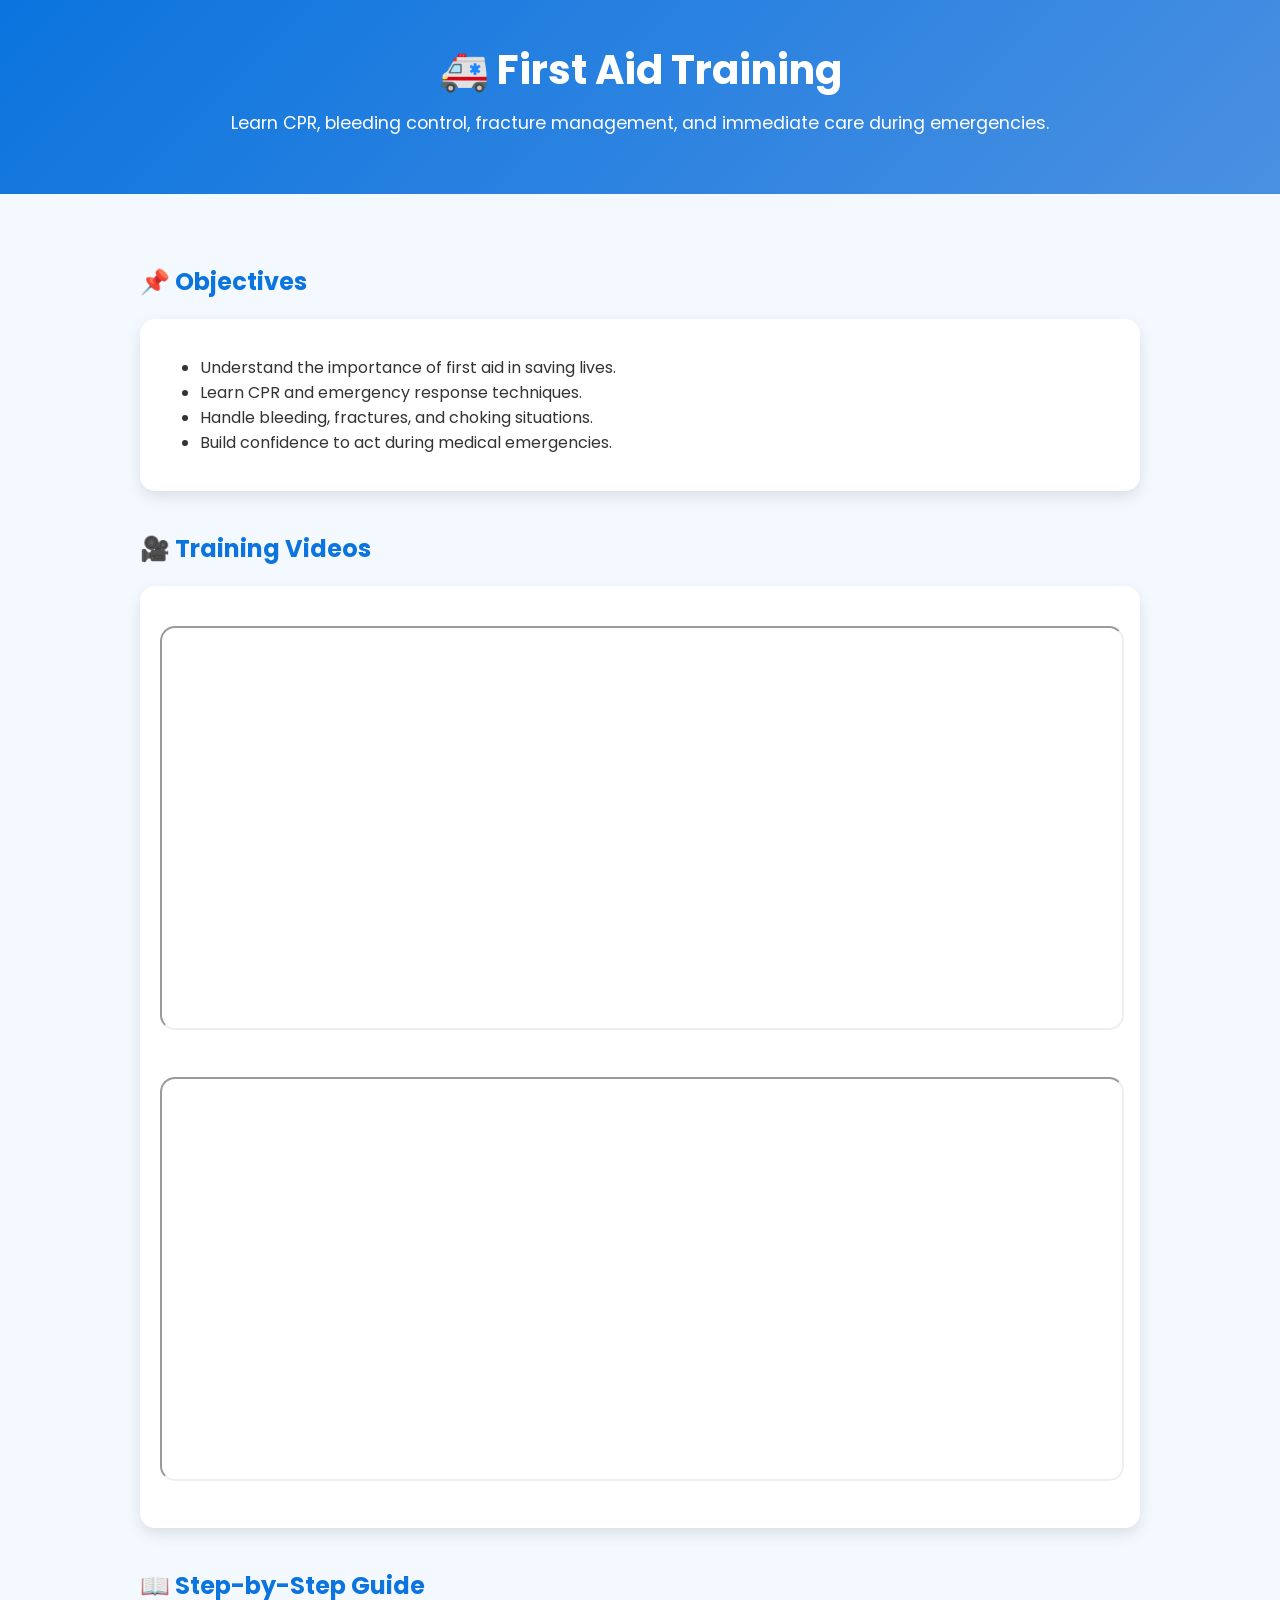
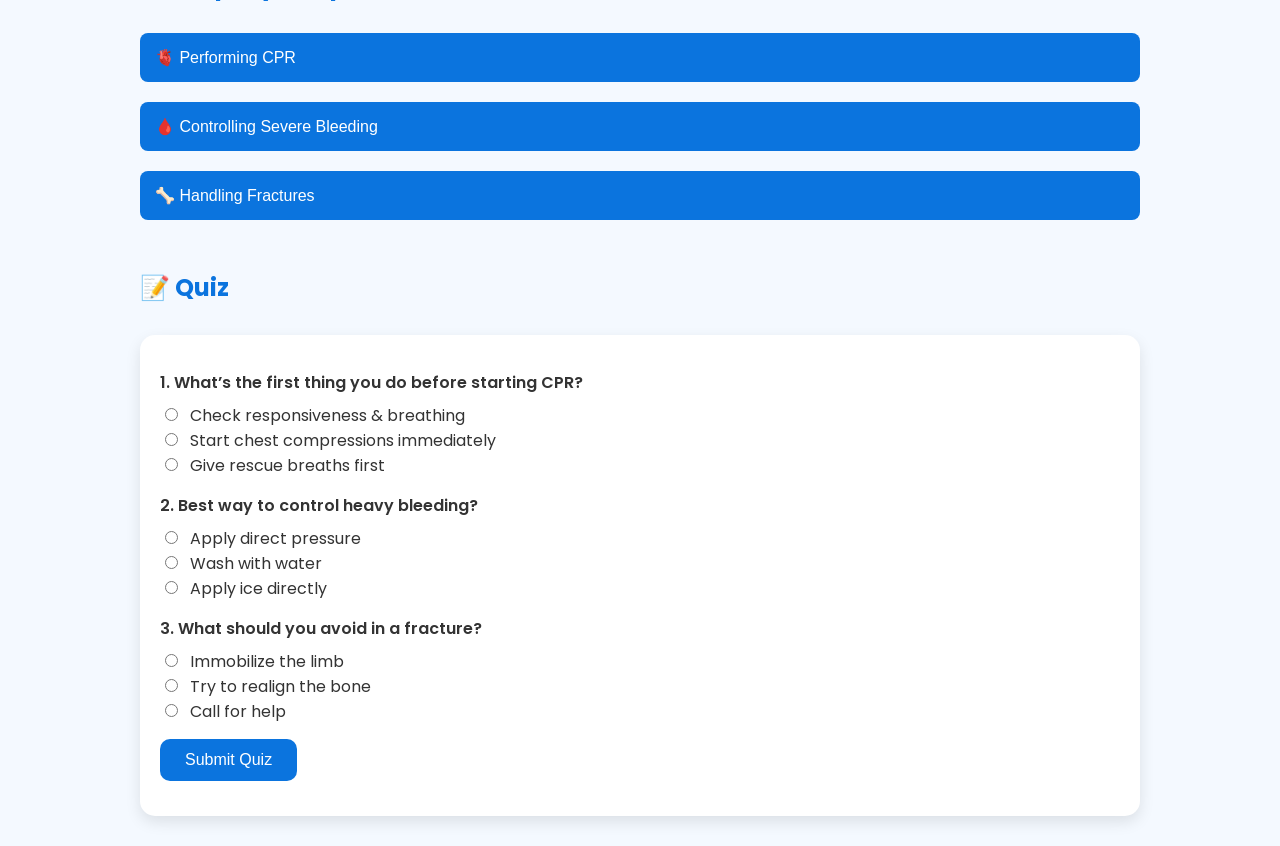
<file: firstaid.html>
<!DOCTYPE html>
<html lang="en">
<head>
  <meta charset="UTF-8" />
  <meta name="viewport" content="width=device-width, initial-scale=1.0"/>
  <title>First Aid Training</title>
  <link href="https://fonts.googleapis.com/css2?family=Poppins:wght@400;600&display=swap" rel="stylesheet">
  <style>
    body { font-family: 'Poppins', sans-serif; margin: 0; background: #f4f9ff; color: #333; }
    header {
      background: linear-gradient(135deg, #0b74de, #4a90e2);
      color: white; padding: 40px 20px; text-align: center;
    }
    header h1 { margin: 0; font-size: 2.5rem; }
    header p { font-size: 1.1rem; margin-top: 10px; }
    section { max-width: 1000px; margin: auto; padding: 30px; }
    h2 { color: #0b74de; margin-top: 40px; }
    .card {
      background: #fff; padding: 20px; border-radius: 15px;
      box-shadow: 0 6px 15px rgba(0,0,0,0.1); margin: 20px 0;
      transition: transform 0.3s ease;
    }
    .card:hover { transform: translateY(-5px); }
    iframe {
      width: 100%; height: 400px; border-radius: 15px; margin: 20px 0;
    }
    .accordion { cursor: pointer; padding: 15px; border: none; outline: none;
      background: #0b74de; color: white; width: 100%; text-align: left;
      font-size: 1rem; border-radius: 8px; margin: 10px 0; }
    .accordion:hover { background: #094f9c; }
    .panel { padding: 15px; display: none; background: #f0f6ff; border-radius: 8px; }
    .quiz { background: #fff; padding: 20px; margin-top: 30px;
      border-radius: 15px; box-shadow: 0 6px 15px rgba(0,0,0,0.1);}
    .question { font-weight: 600; margin: 15px 0 8px; }
    .options input { margin-right: 8px; }
    .result { margin-top: 15px; font-weight: bold; color: #0b74de; }
    button {
      margin-top: 15px; padding: 12px 25px; background: #0b74de; color: #fff;
      border: none; border-radius: 10px; font-size: 1rem; cursor: pointer;
      transition: background 0.3s ease;
    }
    button:hover { background: #094f9c; }
  </style>
</head>
<body>

<header>
  <h1>🚑 First Aid Training</h1>
  <p>Learn CPR, bleeding control, fracture management, and immediate care during emergencies.</p>
</header>

<section>
  <h2>📌 Objectives</h2>
  <div class="card">
    <ul>
      <li>Understand the importance of first aid in saving lives.</li>
      <li>Learn CPR and emergency response techniques.</li>
      <li>Handle bleeding, fractures, and choking situations.</li>
      <li>Build confidence to act during medical emergencies.</li>
    </ul>
  </div>

  <h2>🎥 Training Videos</h2>
  <div class="card">
    <iframe src="https://www.youtube.com/embed/5OKFljZ2GQE" allowfullscreen></iframe>
<iframe src="https://www.youtube.com/embed/WeY4KJUnfMc" allowfullscreen></iframe>
  </div>

  <h2>📖 Step-by-Step Guide</h2>
  <button class="accordion">🫀 Performing CPR</button>
  <div class="panel">
    <p>1. Check responsiveness & breathing.<br>
       2. Call emergency services.<br>
       3. Begin chest compressions (100–120 per minute).<br>
       4. Provide rescue breaths (if trained).<br>
       5. Continue until help arrives.</p>
  </div>

  <button class="accordion">🩸 Controlling Severe Bleeding</button>
  <div class="panel">
    <p>1. Apply direct pressure with a clean cloth.<br>
       2. Elevate the wound above heart level.<br>
       3. If bleeding continues, apply a bandage or tourniquet.<br>
       4. Call for medical help immediately.</p>
  </div>

  <button class="accordion">🦴 Handling Fractures</button>
  <div class="panel">
    <p>1. Do not move the injured limb.<br>
       2. Immobilize with a splint.<br>
       3. Apply ice packs for swelling.<br>
       4. Seek professional medical help.</p>
  </div>

  <h2>📝 Quiz</h2>
  <div class="quiz">
    <div class="question">1. What’s the first thing you do before starting CPR?</div>
    <div class="options">
      <label><input type="radio" name="q1" value="correct"> Check responsiveness & breathing</label><br>
      <label><input type="radio" name="q1" value="wrong"> Start chest compressions immediately</label><br>
      <label><input type="radio" name="q1" value="wrong"> Give rescue breaths first</label>
    </div>

    <div class="question">2. Best way to control heavy bleeding?</div>
    <div class="options">
      <label><input type="radio" name="q2" value="correct"> Apply direct pressure</label><br>
      <label><input type="radio" name="q2" value="wrong"> Wash with water</label><br>
      <label><input type="radio" name="q2" value="wrong"> Apply ice directly</label>
    </div>

    <div class="question">3. What should you avoid in a fracture?</div>
    <div class="options">
      <label><input type="radio" name="q3" value="wrong"> Immobilize the limb</label><br>
      <label><input type="radio" name="q3" value="correct"> Try to realign the bone</label><br>
      <label><input type="radio" name="q3" value="wrong"> Call for help</label>
    </div>

    <button onclick="checkQuiz()">Submit Quiz</button>
    <div class="result" id="quizResult"></div>
  </div>
</section>

<script>
  // Accordion functionality
  const acc = document.getElementsByClassName("accordion");
  for (let i = 0; i < acc.length; i++) {
    acc[i].addEventListener("click", function() {
      this.classList.toggle("active");
      const panel = this.nextElementSibling;
      panel.style.display = (panel.style.display === "block") ? "none" : "block";
    });
  }

  // Quiz check
  function checkQuiz() {
    let score = 0;
    const answers = document.querySelectorAll("input[type=radio]:checked");
    answers.forEach(ans => { if (ans.value === "correct") score++; });
    document.getElementById("quizResult").innerText = `✅ You scored ${score}/3`;
  }
</script>

</body>
</html>
</file>
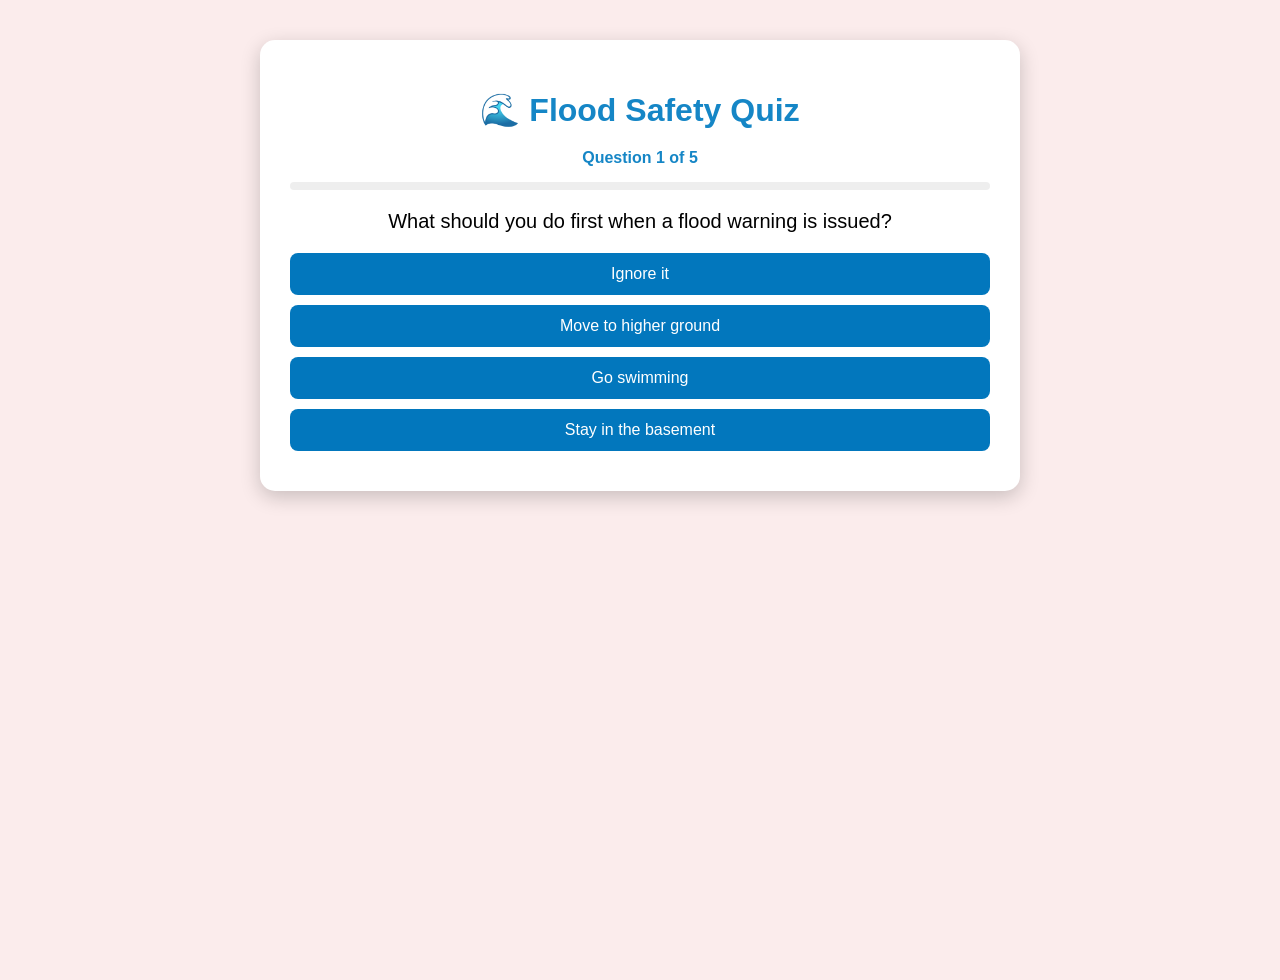
<file: floodquiz.html>
<!DOCTYPE html>
<html lang="en">
<head>
  <meta charset="UTF-8">
  <meta name="viewport" content="width=device-width, initial-scale=1.0">
  <title>Flood Safety Quiz</title>
  <style>
    body {
      margin: 0;
      font-family: Arial, sans-serif;
      background: #fbecec; /* light background */
      display: flex;
      justify-content: center;
      align-items: flex-start;
      min-height: 100vh;
      padding: 40px 15px;
    }

    .quiz-container {
      background: #fff;
      border-radius: 15px;
      padding: 30px;
      max-width: 700px;
      width: 100%;
      box-shadow: 0 6px 20px rgba(0,0,0,0.2);
    }

    h1 {
      text-align: center;
      margin-bottom: 20px;
      color: #1586c6;
    }

    #progress {
      text-align: center;
      font-weight: bold;
      margin-bottom: 15px;
      color: #1586c6;
    }

    .progress-bar {
      width: 100%;
      height: 8px;
      background: #eee;
      border-radius: 5px;
      margin-bottom: 20px;
      overflow: hidden;
    }

    .progress-fill {
      height: 100%;
      background: #1586c6;
      width: 0%;
      transition: width 0.3s ease;
    }

    .question {
      font-size: 20px;
      margin-bottom: 20px;
      text-align: center;
    }

    .options button {
      display: block;
      width: 100%;
      margin: 10px 0;
      padding: 12px;
      font-size: 16px;
      border: none;
      border-radius: 8px;
      cursor: pointer;
      background:#0277bd ;
      color: #fff;
      transition: background 0.3s;
    }

    .options button:hover {
      background: #0277bd;
    }

    .options button.correct {
      background: #2e7d32 !important;
    }

    .options button.wrong {
      background: #c62828 !important;
      opacity: 0.8;
    }

    #next-btn {
      margin-top: 20px;
      padding: 12px 20px;
      font-size: 16px;
      background: #0277bd;
      color: white;
      border: none;
      border-radius: 8px;
      cursor: pointer;
      display: none;
    }

    #next-btn:hover {
      background: #01579b;
    }

    #result {
      display: none;
      margin-top: 20px;
      font-size: 18px;
      text-align: center;
      font-weight: bold;
      color: #444;
    }
  </style>
</head>
<body>
  <div class="quiz-container">
    <h1>🌊 Flood Safety Quiz</h1>
    <div id="progress">Question 1 of 5</div>
    <div class="progress-bar"><div class="progress-fill" id="progress-fill"></div></div>
    
    <div class="question" id="question">Question text</div>
    <div class="options" id="options"></div>
    <button id="next-btn">Next</button>
    <div id="result"></div>
  </div>

  <script>
    const quizData = [
      {
        question: "What should you do first when a flood warning is issued?",
        options: ["Ignore it", "Move to higher ground", "Go swimming", "Stay in the basement"],
        answer: "Move to higher ground",
        tip: "⛰ Always move to higher ground immediately when flooding is likely."
      },
      {
        question: "What should you avoid during floods?",
        options: ["Walking through moving water", "Listening to updates", "Carrying an emergency kit", "Staying alert"],
        answer: "Walking through moving water",
        tip: "💧 Just 6 inches of moving water can knock you down!"
      },
      {
        question: "What should be in your flood emergency kit?",
        options: ["Food & water", "Flashlight", "First aid kit", "All of the above"],
        answer: "All of the above",
        tip: "🎒 A proper kit includes food, water, flashlight, first aid, and important documents."
      },
      {
        question: "Why should you avoid driving through flooded roads?",
        options: ["The road might be damaged", "Cars can be swept away", "Water can stall your engine", "All of the above"],
        answer: "All of the above",
        tip: "🚗 Flooded roads are extremely dangerous — turn around, don’t drown!"
      },
      {
        question: "If trapped in a building during a flood, what should you do?",
        options: ["Move to the highest floor or roof", "Hide in the basement", "Swim away", "Wait silently"],
        answer: "Move to the highest floor or roof",
        tip: "🏠 Always move up and call for help if trapped inside."
      }
    ];

    let currentQuestion = 0;
    let score = 0;

    const questionEl = document.getElementById("question");
    const optionsEl = document.getElementById("options");
    const nextBtn = document.getElementById("next-btn");
    const resultEl = document.getElementById("result");
    const progressEl = document.getElementById("progress");
    const progressFill = document.getElementById("progress-fill");

    function loadQuestion() {
      let q = quizData[currentQuestion];
      questionEl.textContent = q.question;
      optionsEl.innerHTML = "";
      q.options.forEach(option => {
        const btn = document.createElement("button");
        btn.textContent = option;
        btn.onclick = () => checkAnswer(btn, option);
        optionsEl.appendChild(btn);
      });
      progressEl.textContent = `Question ${currentQuestion + 1} of ${quizData.length}`;
      progressFill.style.width = `${((currentQuestion) / quizData.length) * 100}%`;
    }

    function checkAnswer(button, selected) {
      let q = quizData[currentQuestion];
      let buttons = optionsEl.querySelectorAll("button");
      buttons.forEach(b => {
        b.disabled = true;
        if (b.textContent === q.answer) {
          b.classList.add("correct");
        }
      });

      if (selected === q.answer) {
        score++;
      } else {
        button.classList.add("wrong");
      }

      resultEl.style.display = "block";
      resultEl.textContent = q.tip;

      nextBtn.style.display = "inline-block";
    }

    nextBtn.addEventListener("click", () => {
      currentQuestion++;
      resultEl.style.display = "none";
      nextBtn.style.display = "none";
      if (currentQuestion < quizData.length) {
        loadQuestion();
      } else {
        showFinalScore();
      }
    });

    function showFinalScore() {
      questionEl.style.display = "none";
      optionsEl.style.display = "none";
      nextBtn.style.display = "none";
      progressEl.style.display = "none";
      document.querySelector(".progress-bar").style.display = "none";
      resultEl.style.display = "block";
      resultEl.innerHTML = `
        ✅ Quiz Completed!<br>
        Your Score: ${score} / ${quizData.length}<br><br>
        Stay safe and remember the tips! <br><br>
        <a href="flood.html">
          <button style="
            background:#0277bd;
            color:white;
            font-size:16px;
            padding:10px 20px;
            border:none;
            border-radius:8px;
            cursor:pointer;">
            Back to Flood Drill
          </button>
        </a>
      `;
    }

    // Start quiz
    loadQuestion();
  </script>
</body>
</html>
</file>
<file: style.css>
:root {
    --primary-color: #3b82f6; /* A shade of blue */
    --secondary-color: #1d4ed8;
    --text-color: #1f2937;
    --bg-color: #f9fafb;
    --shadow: 0 4px 6px rgba(0, 0, 0, 0.1);
    --border-radius: 0.5rem;
}

body {
    font-family: 'Inter', sans-serif;
    background-color: var(--bg-color);
    color: var(--text-color);
    margin: 0;
    padding: 0;
}
.header {
    background-color: #fff;
    box-shadow: var(--shadow);
    padding: 1rem 2rem;
    display: flex;
    justify-content: space-between;
    align-items: center;
    flex-wrap: wrap;
    position: relative; /* Needed for absolute positioning of the mobile nav */
}

.header-inner {
    display: flex;
    justify-content: space-between;
    align-items: center;
    width: 100%;
}

.logo-container {
    display: flex;
    align-items: center;
}

.logo {
    width: 40px;
    height: 40px;
    fill: var(--primary-color);
}

.site-info {
    margin-left: 1rem;
}

.site-name {
    font-size: 45px;
    font-weight: 700;
    color: var(--text-color);
    margin: 0;
}

.tagline {
    font-size: 0.875rem;
    color: #6b7280;
    margin-top: 0.25rem;
}

.navigation {
    display: flex;
    align-items: center;
}

.nav-list {
    list-style: none;
    display: flex;
    gap: 2rem;
    margin: 0;
    padding: 0;
}

.nav-item {
    position: relative;
}

.nav-link {
    text-decoration: none;
    color: var(--text-color);
    font-weight: 500;
    transition: color 0.2s ease-in-out;
    padding: 0.5rem 0;
    display: block;
}

.nav-link:hover {
    color: var(--primary-color);
}

.dropdown-menu {
    position: absolute;
    top: 100%;
    left: 0;
    background-color: #fff;
    min-width: 150px;
    box-shadow: var(--shadow);
    border-radius: var(--border-radius);
    list-style: none;
    padding: 0.5rem 0;
    margin-top: 0.5rem;
    opacity: 0;
    visibility: hidden;
    transform: translateY(-10px);
    transition: opacity 0.2s ease-in-out, transform 0.2s ease-in-out, visibility 0.2s ease-in-out;
    z-index: 10;
}

.nav-item:hover .dropdown-menu {
    opacity: 1;
    visibility: visible;
    transform: translateY(0);
}

.dropdown-item a {
    text-decoration: none;
    color: var(--text-color);
    display: block;
    padding: 0.5rem 1rem;
    transition: background-color 0.2s ease-in-out;
}

.dropdown-item a:hover {
    background-color: var(--primary-color);
    color: #fff;
}

/* Hamburger button styles */
.menu-toggle {
    display: none; /* Hide by default on desktop */
    background: transparent;
    border: none;
    cursor: pointer;
    padding: 0.5rem;
    z-index: 100;
}

.hamburger-icon,
.hamburger-icon::before,
.hamburger-icon::after {
    display: block;
    content: '';
    width: 24px;
    height: 2px;
    background-color: var(--text-color);
    border-radius: 2px;
    transition: transform 0.3s ease-in-out, background-color 0.3s ease-in-out;
}

.hamburger-icon::before {
    transform: translateY(-8px);
}

.hamburger-icon::after {
    transform: translateY(6px);
}

/* Animation for the hamburger to 'X' icon */
.menu-toggle[aria-expanded="true"] .hamburger-icon {
    background-color: transparent;
}

.menu-toggle[aria-expanded="true"] .hamburger-icon::before {
    transform: translateY(2px) rotate(45deg);
}

.menu-toggle[aria-expanded="true"] .hamburger-icon::after {
    transform: translateY(-2px) rotate(-45deg);
}


/* Updated styles for mobile-first vertical navigation */
@media (max-width: 767px) {
    body.no-scroll {
        overflow: hidden; /* Prevents background scrolling when menu is open */
    }

    .menu-toggle {
        display: block; /* Show hamburger button on mobile */
    }

    .main-navigation {
        /* This is the key for the slide-in menu */
        position: fixed;
        top: 0;
        right: -100%; /* Initially off-screen to the right */
        width: 80%; /* Or any width you prefer */
        height: 100vh;
        background-color: #fff;
        box-shadow: -4px 0 10px rgba(0, 0, 0, 0.1);
        z-index: 50;
        transition: transform 0.3s ease-in-out;
        padding-top: 6rem; /* Add padding to account for the fixed header */
        overflow-y: auto; /* Allow scrolling for long menus */
    }

    .main-navigation.is-open {
        transform: translateX(-100%); /* Slide the menu into view */
    }

    .nav-list {
        flex-direction: column;
        gap: 0;
        width: 100%;
    }

    .nav-list .nav-item:first-child {
        border-top: 1px solid #e5e7eb;
    }

    /* Adds padding to the list item itself and sets the border. */
    .nav-item {
        width: 100%;
        border-bottom: 1px solid #e5e7eb;
        padding: 0 1rem; /* Adjust horizontal padding for space from edges. */
        box-sizing: border-box; /* Ensures padding is included in the element's width. */
    }

    /* Styles the link to fill the parent container's space and position content. */
    .nav-link {
        display: flex;
        justify-content: space-between; /* Pushes the "+" to the far right. */
        align-items: center;
        width: 100%;
        padding: 0.8rem 0; /* Adjust vertical padding to control item height. */
        text-decoration: none;
    }

    /* Style the dropdown menu items */
    .dropdown-menu {
        position: static;
        width: 100%;
        opacity: 1;
        visibility: visible;
        box-shadow: none;
        background-color: transparent; /* Keep background transparent */
        transform: none;
        max-height: 0;
        overflow: hidden;
        transition: max-height 0.3s ease-in-out;
        padding: 0; /* Ensure no extra padding pushes content down */
    }

    /* Style the dropdown links (sub-items) */
    .dropdown-item a {
        display: block;
        padding: 0.6rem 2rem; /* Reduced padding for dropdown items too */
        background-color: #f9fafb; /* Slightly different background for sub-items */
        color: #4b5563; /* Adjust color for sub-items if desired */
        border-bottom: none; /* No border for individual dropdown items */
    }

    .dropdown-item:last-child a {
        border-bottom: none; /* Ensure the very last dropdown item doesn't have a border */
    }

    /* Show the dropdown menu when its parent .nav-item has the 'is-active' class */
    .nav-item.is-active .dropdown-menu {
        max-height: 500px; /* Adjust as needed */
    }

    /* Add the '+' and '-' icons for dropdowns */
    .nav-item.has-dropdown > .nav-link {
        display: flex;
        justify-content: space-between;
        align-items: center;
    }

    .nav-item.has-dropdown > .nav-link::after {
        content: '+';
        font-size: 1.2rem;
        color: var(--primary-color);
        transition: transform 0.2s ease-in-out;
    }

    /* Changes the "+" to a "-" when the menu is active. */
    .nav-item.is-active > .nav-link::after {
        content: '-';
    }

    /* Hide the desktop navigation */
    .header .navigation {
        display: none;
    }
}

/* Remove desktop specific navigation styles for the header in mobile view */
@media (max-width: 767px) {
    .header .navigation {
        /* Override desktop styles that might interfere with mobile */
        display: block;
        width: 100%;
        /* You might need to adjust margin-top or other spacing here */
    }

    .header .nav-list {
        /* Ensure these override any desktop 'display: flex' or 'gap' settings */
        display: flex; /* Maintain flex for column direction */
        flex-direction: column;
        gap: 0;
    }
}
/* Add this new CSS */
.slideshow-container {
    position: absolute;
    top: 0;
    left: 0;
    width: 100%;
    height: 100%;
    z-index: -2;
}

.slide {
    position: absolute;
    top: 0;
    left: 0;
    width: 100%;
    height: 100%;
    background-size: cover;
    background-position: center;
    opacity: 0;
    transition: opacity 1.5s ease-in-out;
}

.slide.active {
    opacity: 1;
}

/* Delete or comment out this old rule */
/* .hero-bg {
    position: absolute;
    top: 0;
    left: 0;
    width: 100%;
    height: 100%;
    background-image: url(SIHbackground_image_1.png);
    background-position: center;
    z-index: -2;
} */
.hero-section {
    position: relative;
    height: 80vh;
    display: flex;
    align-items: center;
    justify-content: center;
    text-align: center;
    color: #fff;
    overflow: hidden;
}

.container {
    margin-left: 50px;
    width: 95%;
}

.program-content {
  list-style-type: disc;       /* Normal bullets */
  padding-left: 1.2rem;        /* Adjust indentation */
  margin: 0.8rem 0 0 0;        /* Spacing above list */
}

.program-content li {
  margin-bottom: 0.6rem;       /* Space between items */
  text-align: left;            /* Keep text aligned */
  line-height: 1.5;            /* Better readability */
}

.hero-overlay {
    position: absolute;
    top: 0;
    left: 0;
    width: 100%;
    height: 100%;
    background-color: rgba(0, 0, 0, 0.6);
    z-index: -1;
}

.hero-content {
    z-index: 1;
    padding: 0 1rem;
}

.hero-heading {
    font-size: 3rem;
    font-weight: 700;
    margin-bottom: 1rem;
    text-shadow: 2px 2px 4px rgba(0, 0, 0, 0.5);
}

.hero-subheading {
    font-size: 1.25rem;
    font-weight: 400;
    margin-bottom: 2rem;
}

.cta-button {
    display: inline-block;
    background-color: var(--primary-color);
    color: #fff;
    padding: 0.75rem 2rem;
    border-radius: 9999px;
    text-decoration: none;
    font-weight: 600;
    transition: transform 0.2s ease-in-out, background-color 0.2s ease-in-out;
    box-shadow: 0 4px 6px rgba(0, 0, 0, 0.2);
}

.cta-button:hover {
    background-color: var(--secondary-color);
    transform: translateY(-2px);
}

@media (min-width: 768px) {
    .hero-heading {
        font-size: 4rem;
    }
    .hero-subheading {
        font-size: 1.5rem;
    }
}

/* General Section Styling */
.section {
    padding: 4rem 0;
    background-color: #fff;
}

.section:nth-of-type(odd) {
    background-color: var(--bg-color);
}

.section-heading {
    font-size: 2.5rem;
    font-weight: 700;
    text-align: center;
    margin-bottom: 1rem;
}

.section-subheading {
    font-size: 1.25rem;
    text-align: center;
    color: #6b7280;
    margin-bottom: 3rem;
}

/* Why Preparedness Matters Section */
.points-list {
    margin-left: 30px;
    width: 95%;
    list-style: none;
    padding: 0;
    display: flex;
    flex-direction: column;
    gap: 2rem;
    margin-top: 2rem;
}

.point-item {
    display: flex;
    align-items: flex-start;
    gap: 1.5rem;
}

.point-icon {
    flex-shrink: 0;
    width: 48px;
    height: 48px;
    padding: 0.75rem;
    background-color: #e0f2fe;
    border-radius: var(--border-radius);
    fill: var(--primary-color);
}

.point-content {
    flex-grow: 1;
}

.point-title {
    font-size: 1.25rem;
    font-weight: 700;
    margin-bottom: 0.5rem;
}

/* Core Programs Section */
.program-grid {
    display: grid;
    grid-template-columns: repeat(1, 1fr);
    gap: 2rem;
}

@media (min-width: 640px) {
    .program-grid {
        grid-template-columns: repeat(2, 1fr);
    }
}

@media (min-width: 1024px) {
    .program-grid {
        grid-template-columns: repeat(4, 1fr);
    }
}

.program-card {
    background-color: #fff;
    padding: 2rem;
    border-radius: var(--border-radius);
    box-shadow: var(--shadow);
    text-align: center;
    transition: transform 0.2s ease-in-out;
}

.program-card:hover {
    transform: translateY(-5px);
}

.program-icon {
    width: 64px;
    height: 64px;
    fill: var(--primary-color);
    margin: 0 auto 1rem;
}

.program-title {
    font-size: 1.25rem;
    font-weight: 700;
    margin-bottom: 0.5rem;
}

.program-content {
    color: #4b5563;
}

/* Testimonials Section */
.testimonial-grid {
    display: grid;
    grid-template-columns: repeat(1, 1fr);
    gap: 2rem;
}

@media (min-width: 768px) {
    .testimonial-grid {
        grid-template-columns: repeat(2, 1fr);
    }
}

.testimonial-card {
    background-color: #fff;
    padding: 2rem;
    border-radius: var(--border-radius);
    box-shadow: var(--shadow);
}

.quote-icon {
    fill: #d1d5db;
    width: 32px;
    height: 32px;
    margin-bottom: 1rem;
}

.testimonial-text {
    font-style: italic;
    margin-bottom: 1rem;
    color: #4b5563;
}

.testimonial-author {
    font-weight: 700;
    color: var(--text-color);
}

/* Final CTA Section */
.final-cta-section {
    text-align: center;
}

/* Footer Styling */
.footer {
    background-color: #1f2937;
    color: #d1d5db;
    padding: 4rem 2rem;
}

.footer .container {
    display: grid;
    grid-template-columns: repeat(1, 1fr);
    gap: 2rem;
}

@media (min-width: 768px) {
    .footer .container {
        grid-template-columns: repeat(4, 1fr);
    }
}

.footer-section h4 {
    font-size: 1.25rem;
    font-weight: 700;
    color: #fff;
    margin-bottom: 1rem;
}

.footer-logo {
    width: 50px;
    height: 50px;
    fill: var(--primary-color);
}

.footer-logo-container {
    display: flex;
    align-items: center;
    margin-bottom: 1rem;
}

.footer-logo-container .site-name {
    color: #fff;
}

.footer-link-list {
    list-style: none;
    padding: 0;
    margin: 0;
}

.footer-link-list a {
    color: #9ca3af;
    text-decoration: none;
    transition: color 0.2s ease-in-out;
    display: inline;
    margin-bottom: 0.5rem;
}

.footer-link-list a:hover {
    color: var(--primary-color);
}

.social-icons a {
    display: inline-block;
    margin-right: 1rem;
    fill: #9ca3af;
    transition: fill 0.2s ease-in-out;
}

.social-icons a:hover {
    fill: #fff;
}

.copyright {
    text-align: center;
    margin-top: 3rem;
    padding-top: 2rem;
    border-top: 1px solid #374151;
    font-size: 0.875rem;
    color: #6b7280;
}

/* --- Tablet & Desktop Media Queries --- */

/* Tablet devices (min-width: 768px) */
@media (min-width: 768px) {

    .header {
        flex-direction: row;
        justify-content: space-between;
        padding: 1rem 2rem;
    }
    .header-inner {
        width: auto;
    }
    .logo-container {
        flex-direction: row;
        text-align: left;
    }
    .site-info {
        margin-left: 1rem;
        margin-top: 0;
    }
    .navigation {
        display: flex;
        width: auto;
        margin-top: 0;
    }
    .nav-list {
        flex-direction: row;
        gap: 2rem;
    }
    .nav-link {
        padding: 0.5rem 0;
        border-bottom: none;
    }
    .nav-item:hover .dropdown-menu {
        opacity: 1;
        visibility: visible;
        transform: translateY(0);
    }
    .dropdown-menu {
        position: absolute;
        box-shadow: var(--shadow);
        border-radius: var(--border-radius);
        background-color: #fff;
        opacity: 0;
        visibility: hidden;
        transform: translateY(-10px);
        transition: opacity 0.2s ease-in-out, transform 0.2s ease-in-out, visibility 0.2s ease-in-out;
    }
    .dropdown-item a {
        border-bottom: none;
    }
    .hero-heading {
        font-size: 3rem;
    }
    .hero-subheading {
        font-size: 1.25rem;
    }
    .program-grid {
        grid-template-columns: repeat(2, 1fr);
    }
    .testimonial-grid {
        grid-template-columns: repeat(2, 1fr);
    }
    .footer .container {
        grid-template-columns: repeat(2, 1fr);
    }
}

/* Desktop devices (min-width: 1024px) */
@media (min-width: 1024px) {
    .hero-heading {
        font-size: 4rem;
    }
    .hero-subheading {
        font-size: 1.5rem;
    }
    .program-grid {
        grid-template-columns: repeat(4, 1fr);
    }
    .footer .container {
        grid-template-columns: repeat(4, 1fr);
    }
}

@media (max-width: 480px) { 

    .container{
        margin-left: 35px;
        width:80%;
    }
    .point-item{
        margin-left: -45px;
    }
    .point-content{
        margin-top: -20px;
    }
    .site-name{
        font-size: 33px;
    }
   .footer-section{
    align-items: center;
    justify-content: space-evenly;
   }
   .hero-heading{
    font-size: 40px;
}
   .hero-section{
    height: 600px;
   }
}
</file>
